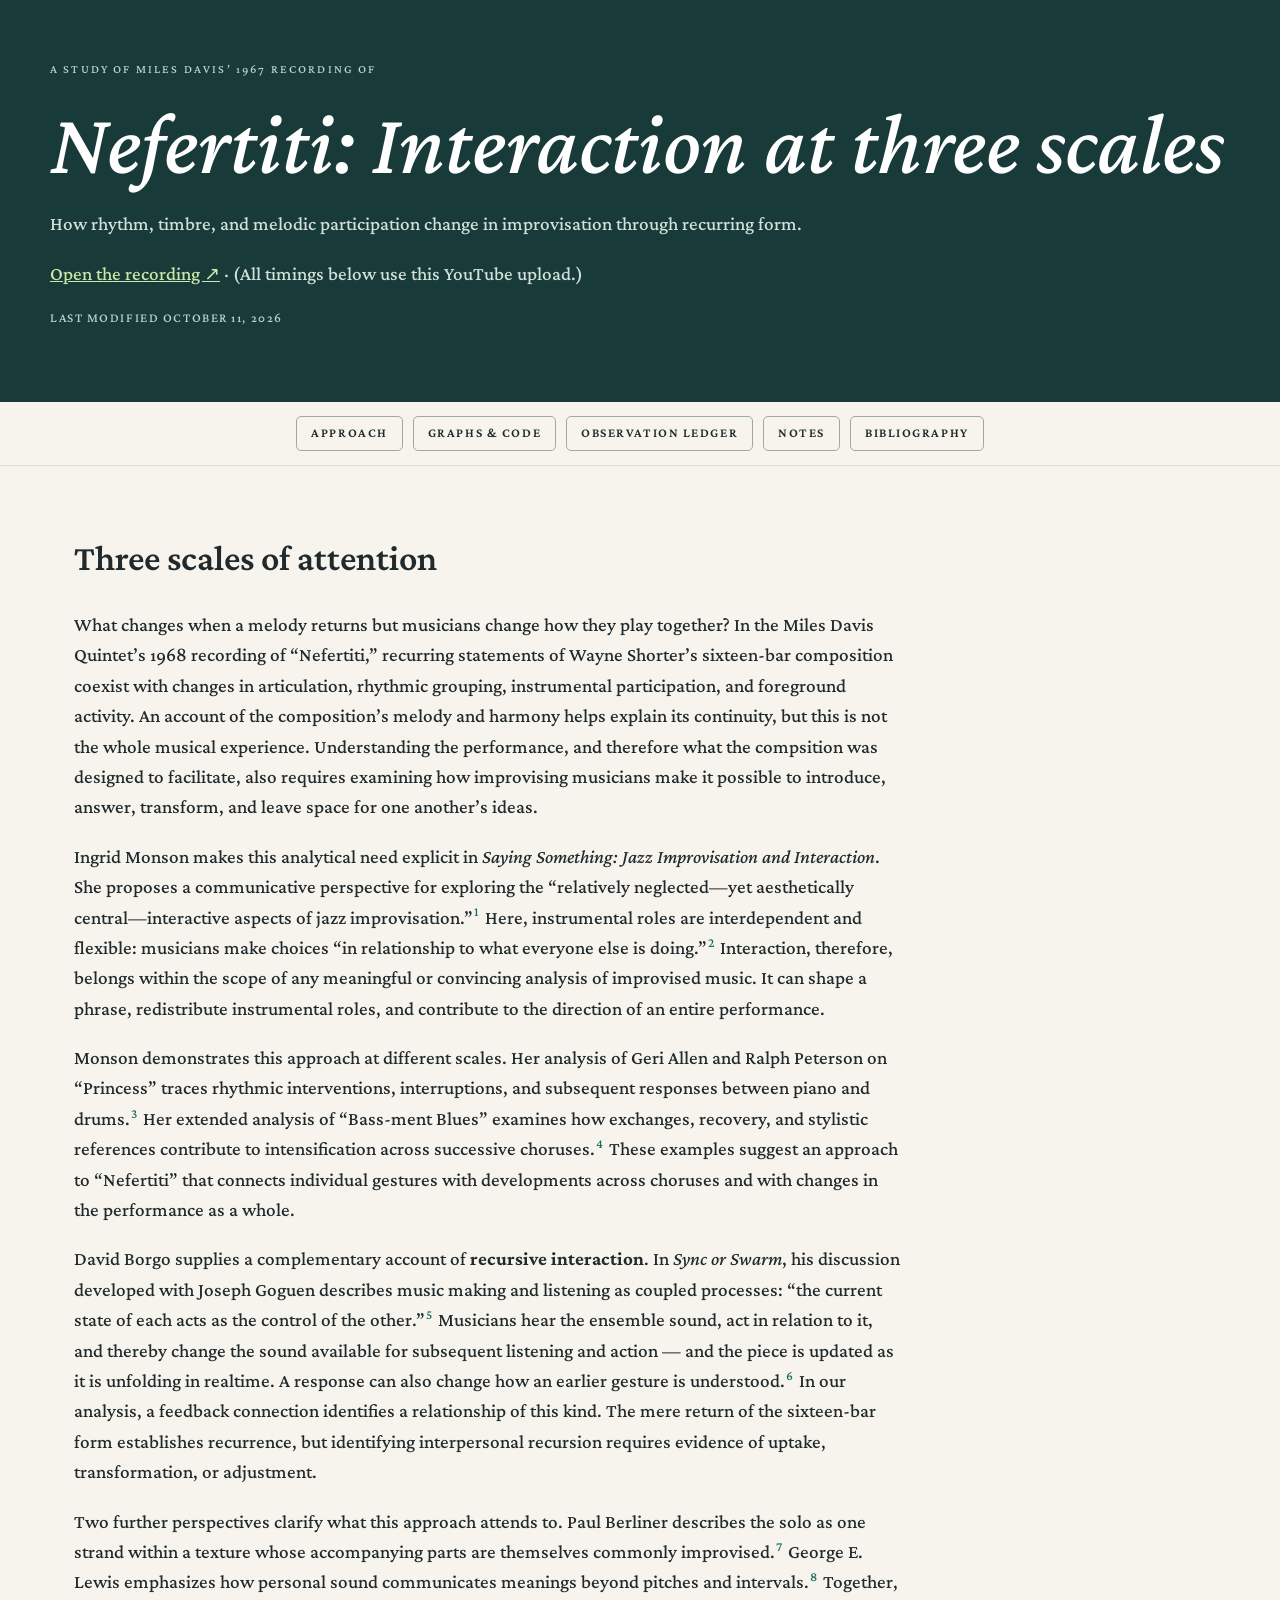
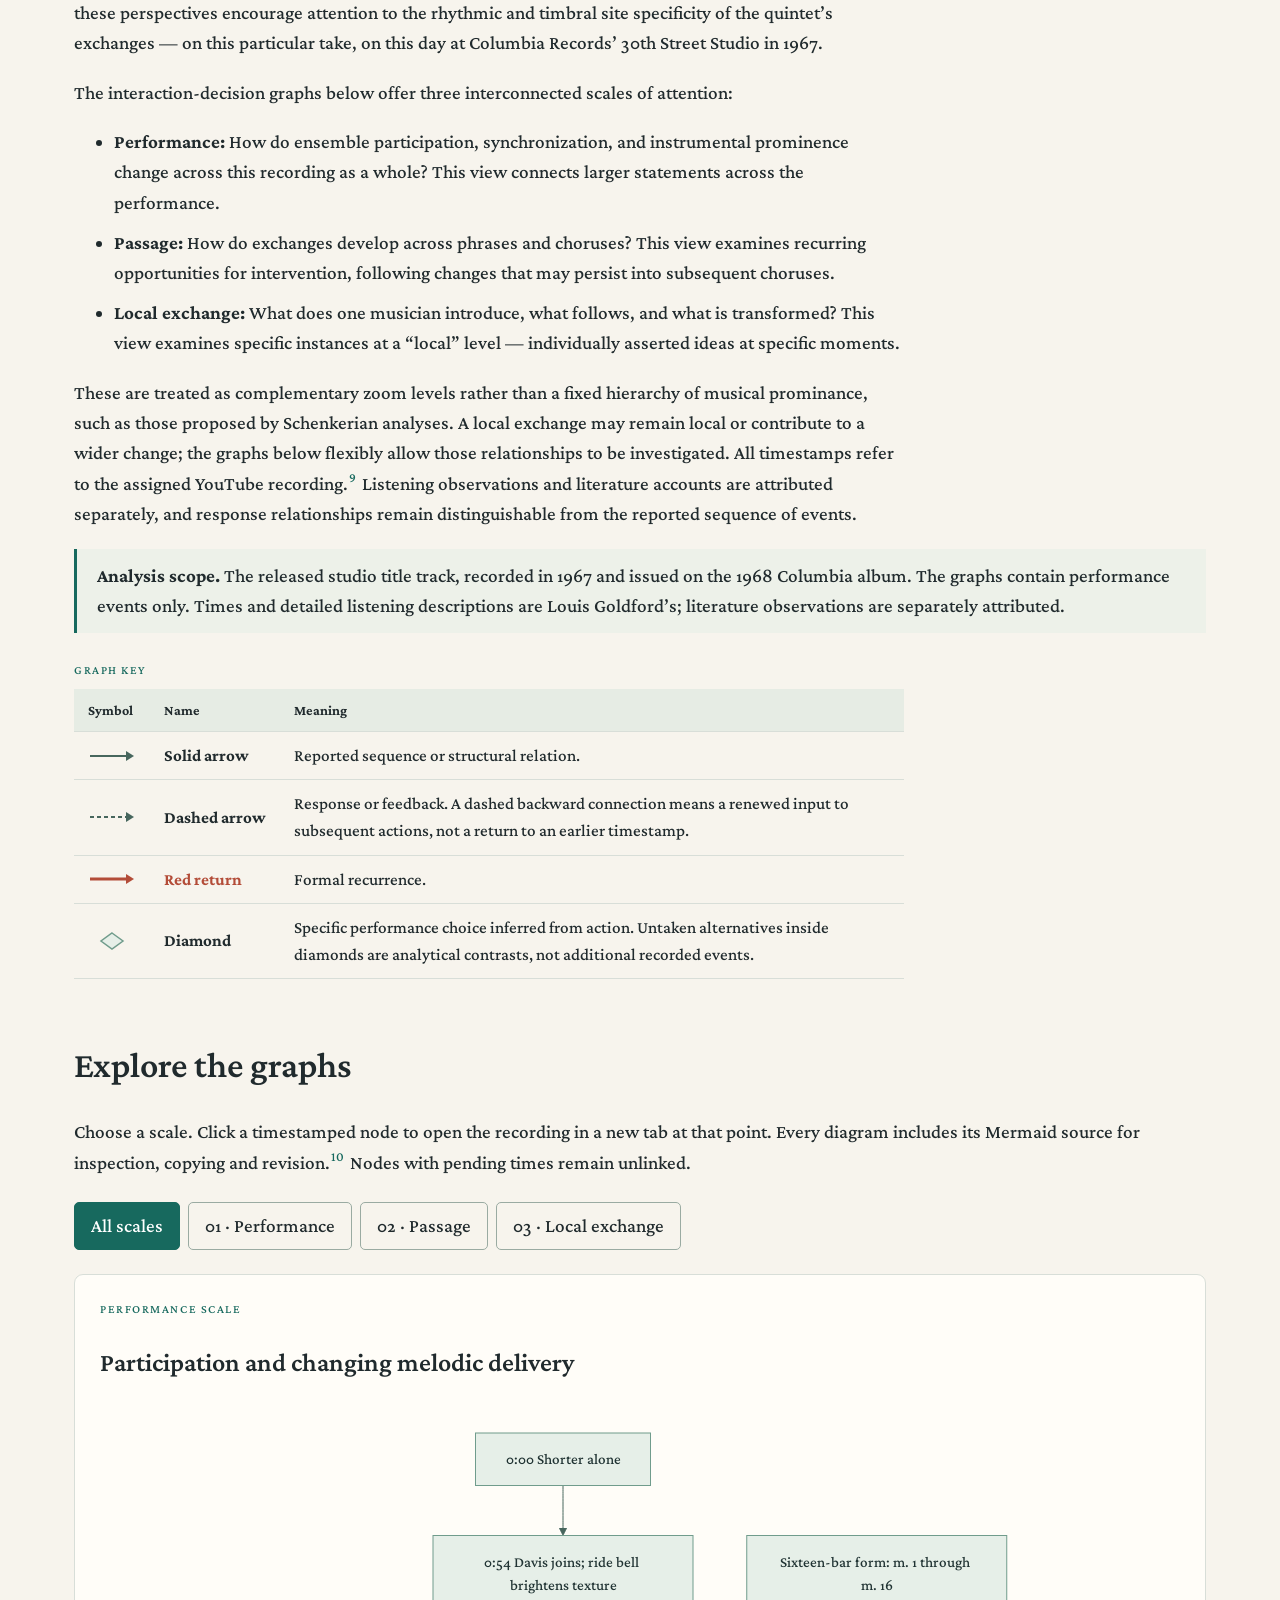
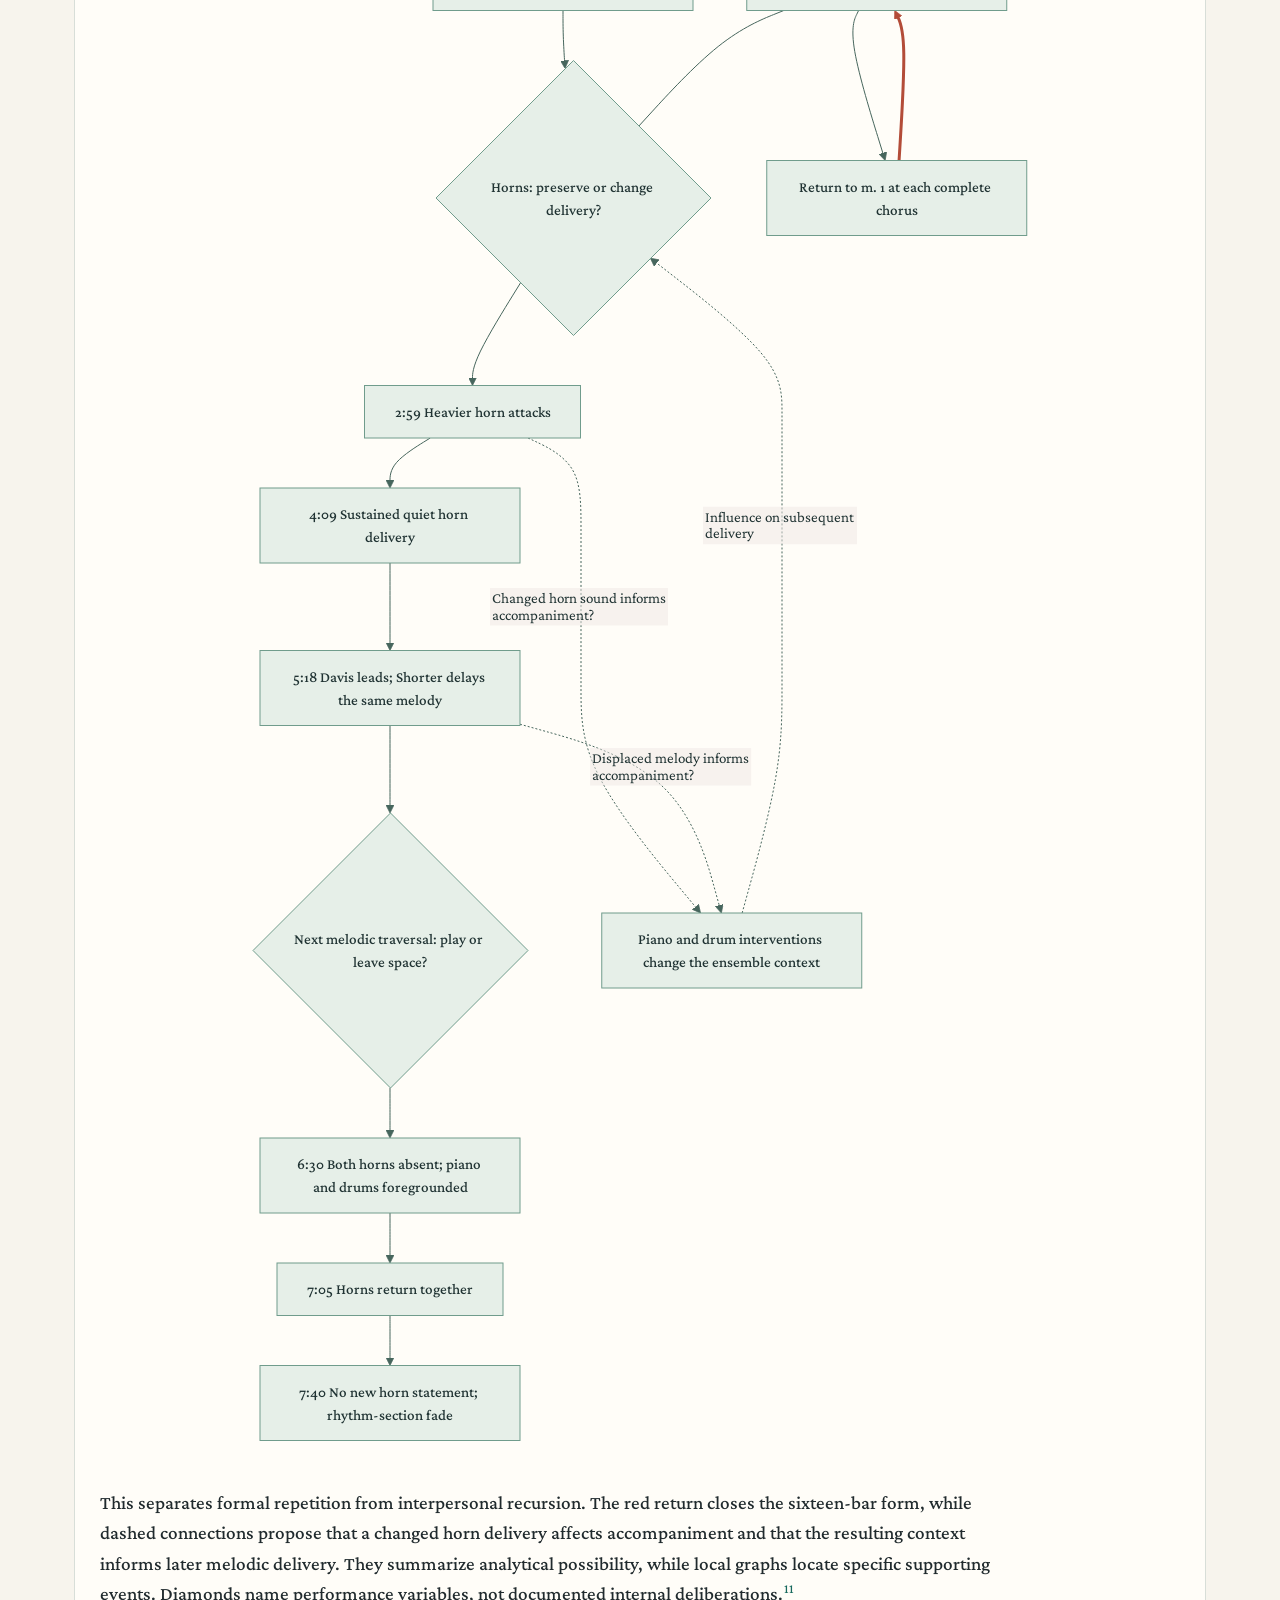
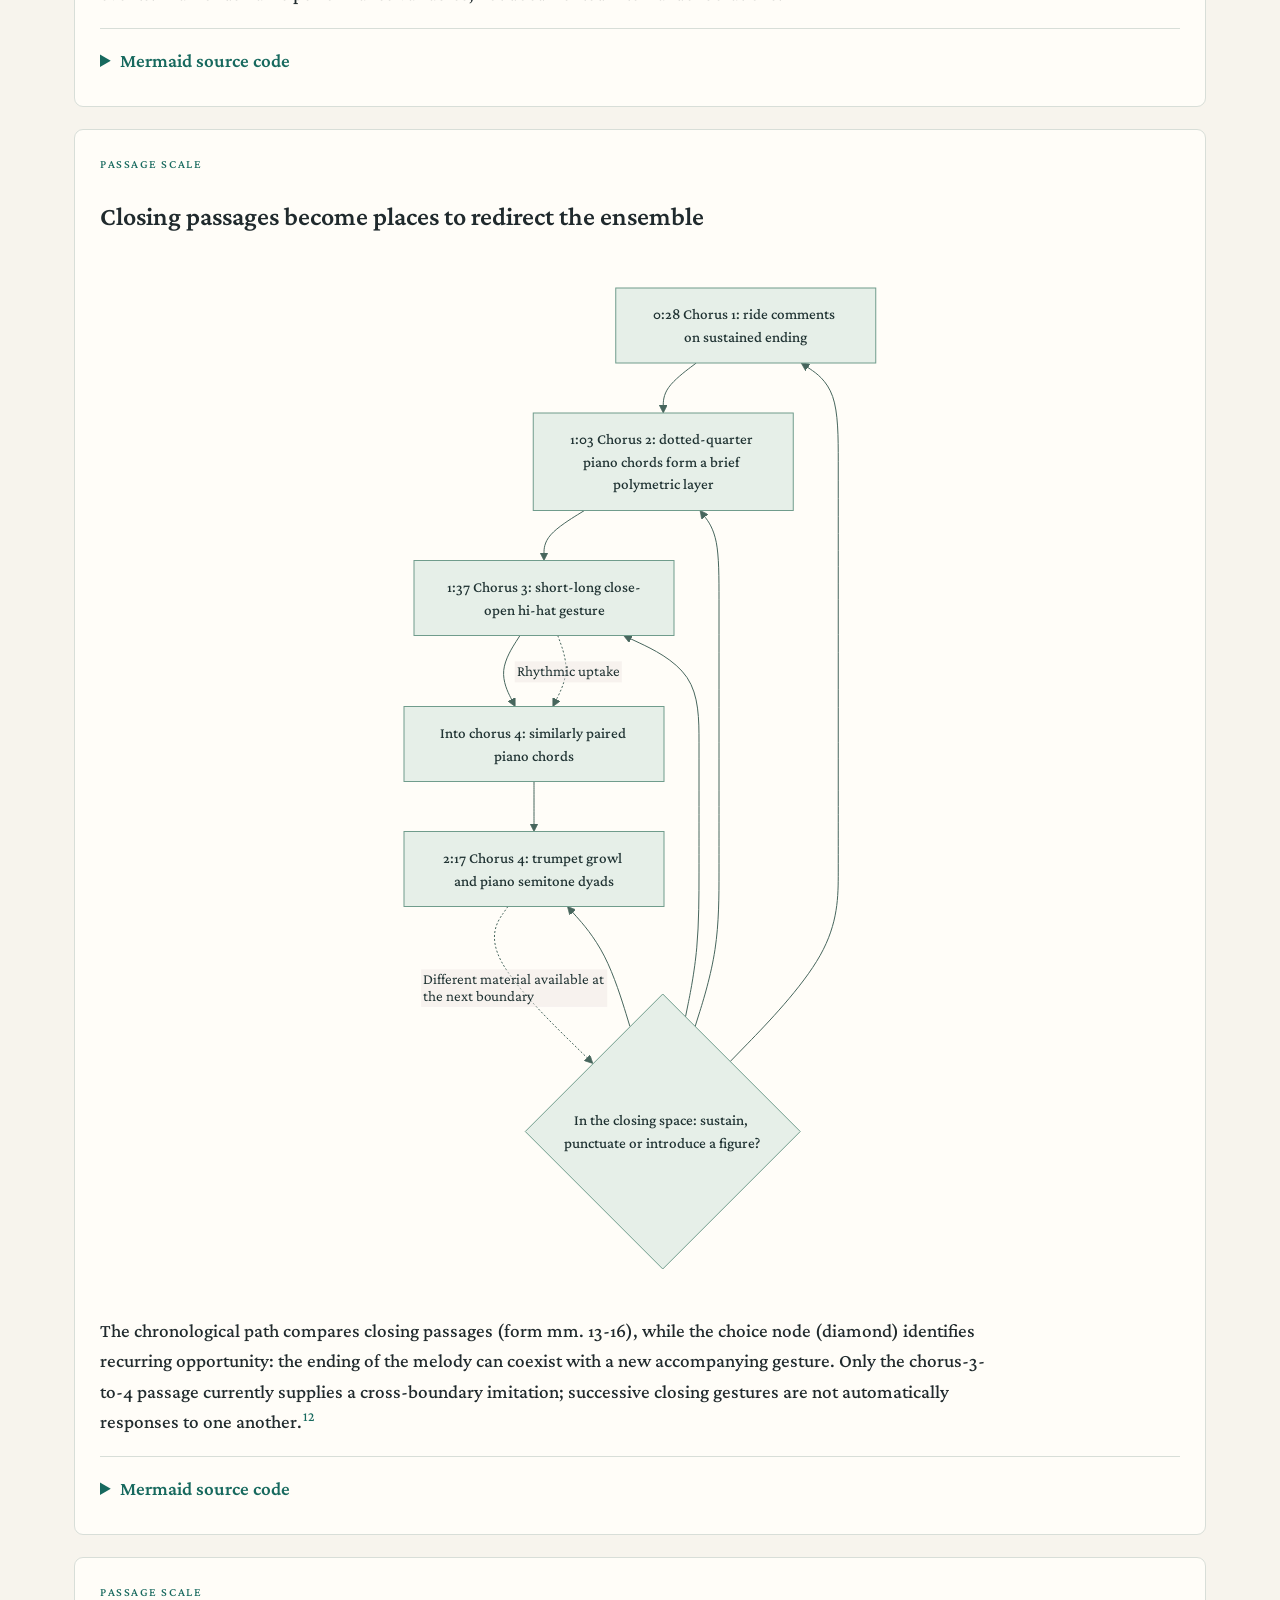
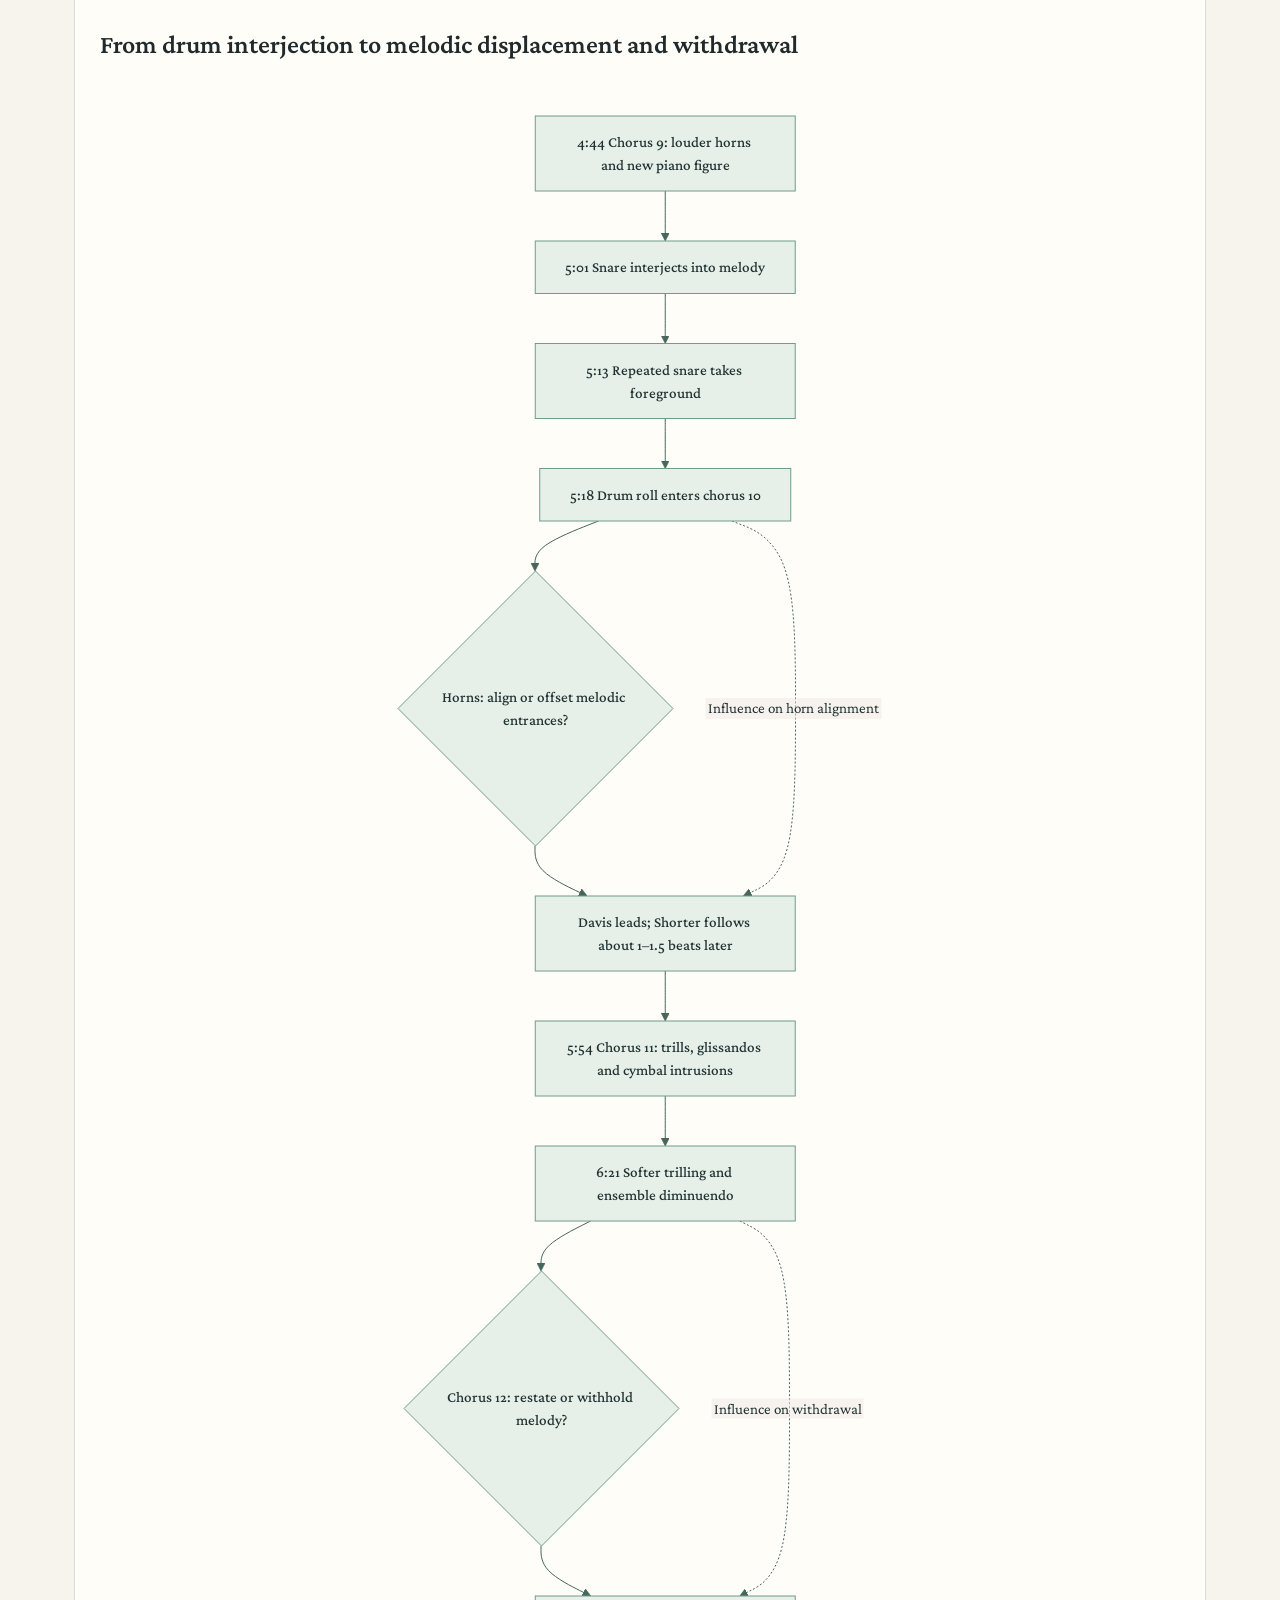
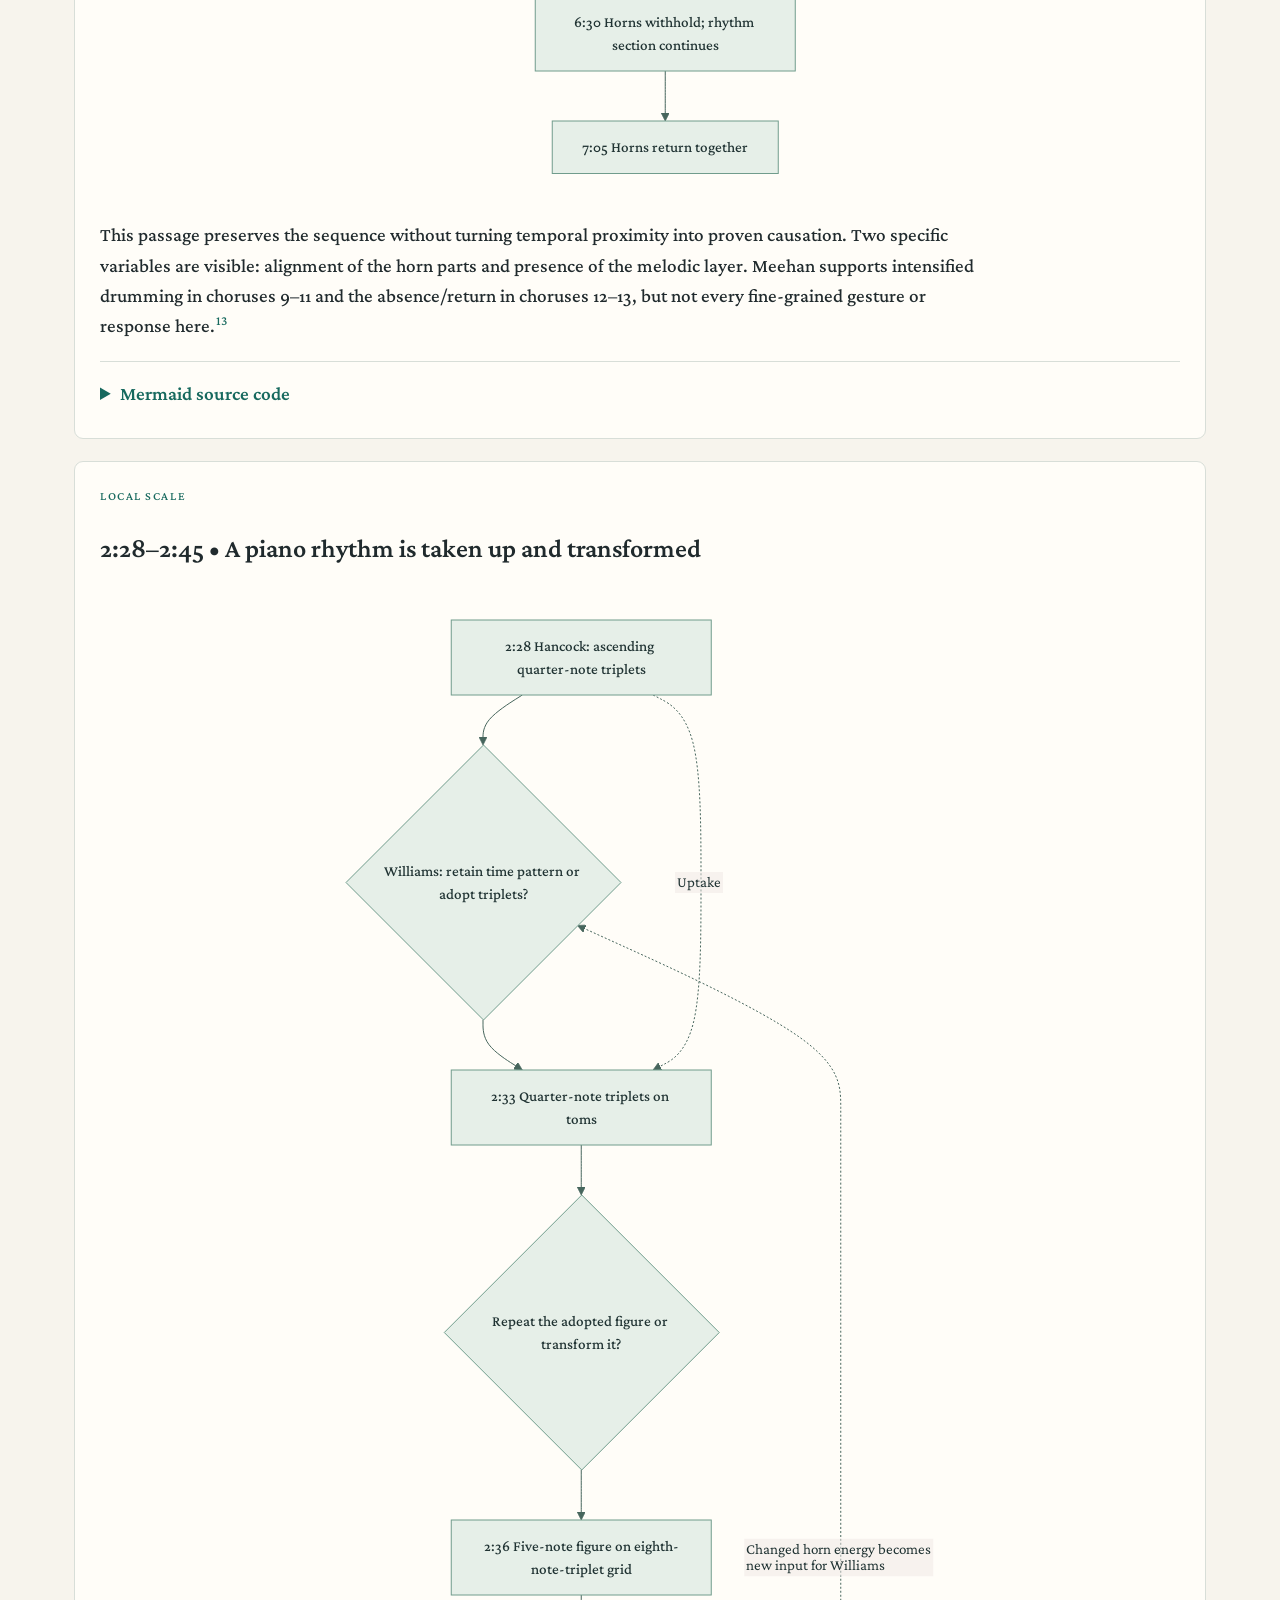
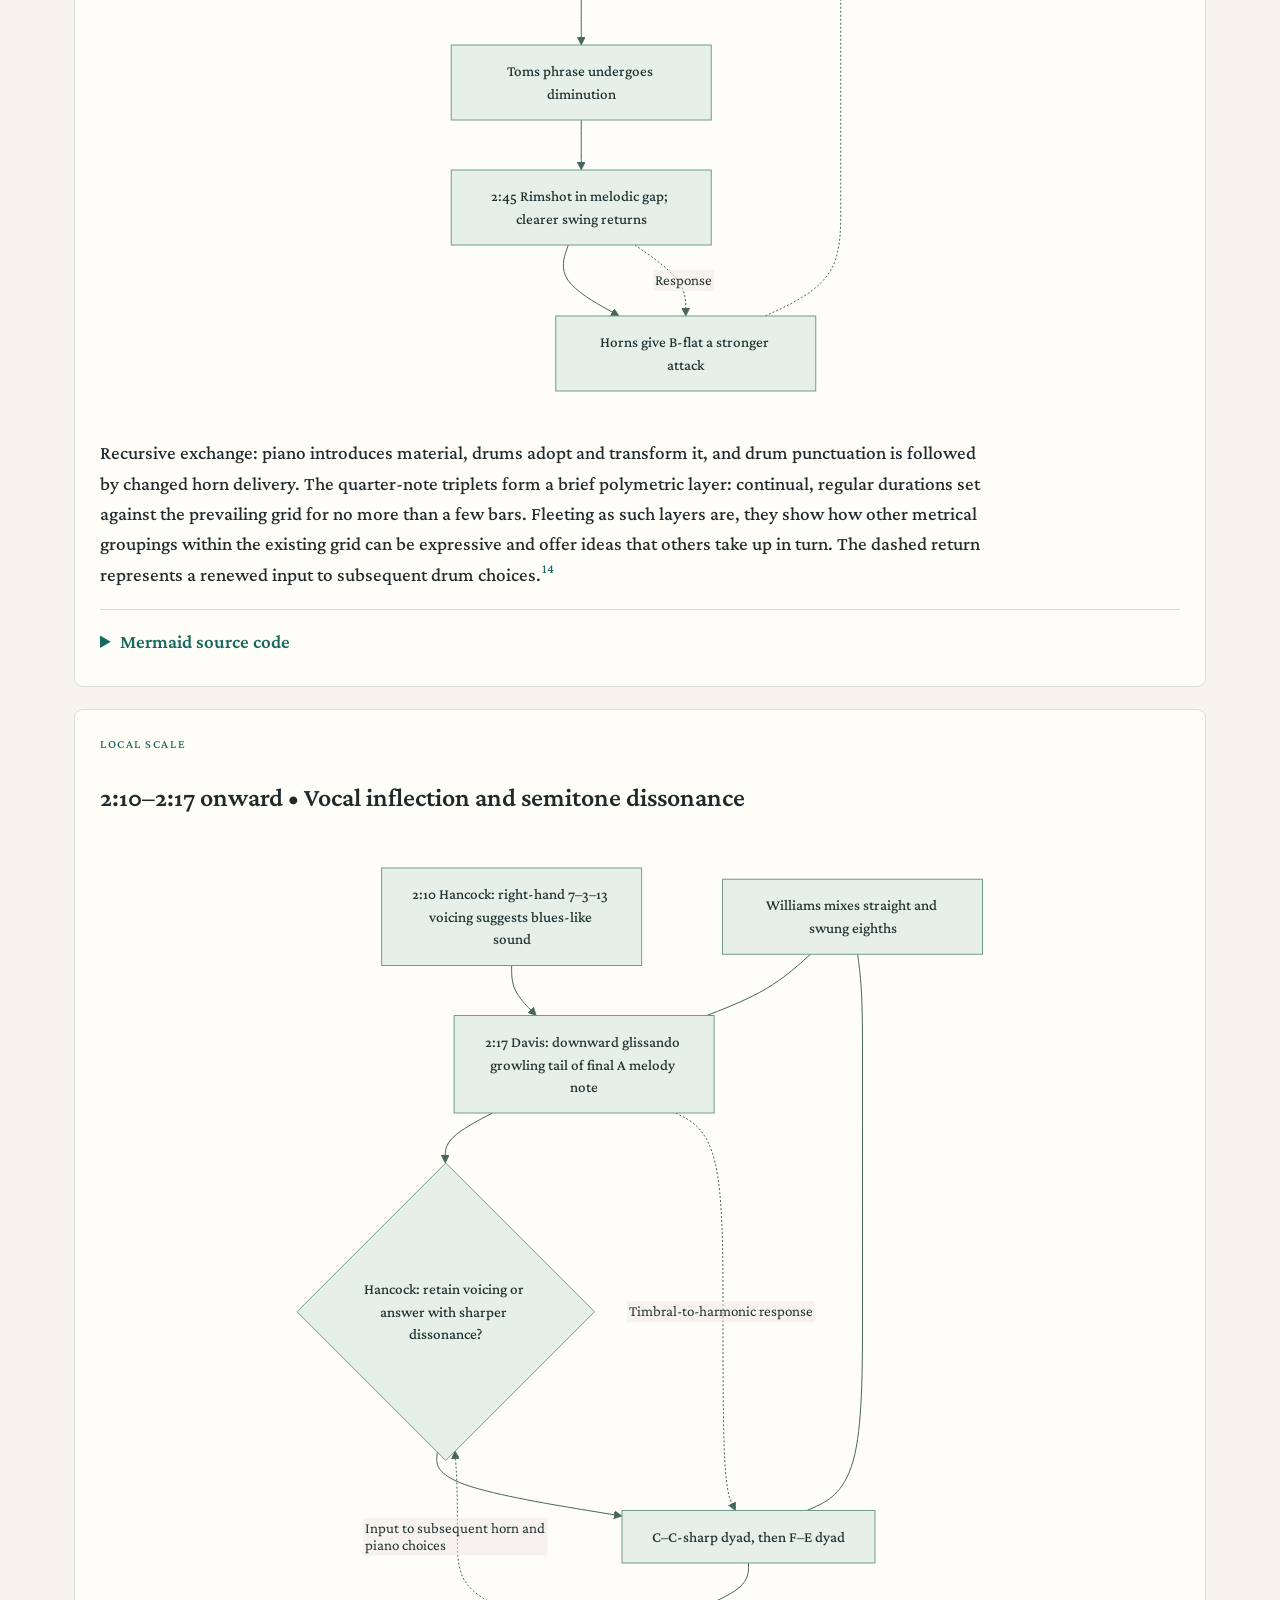
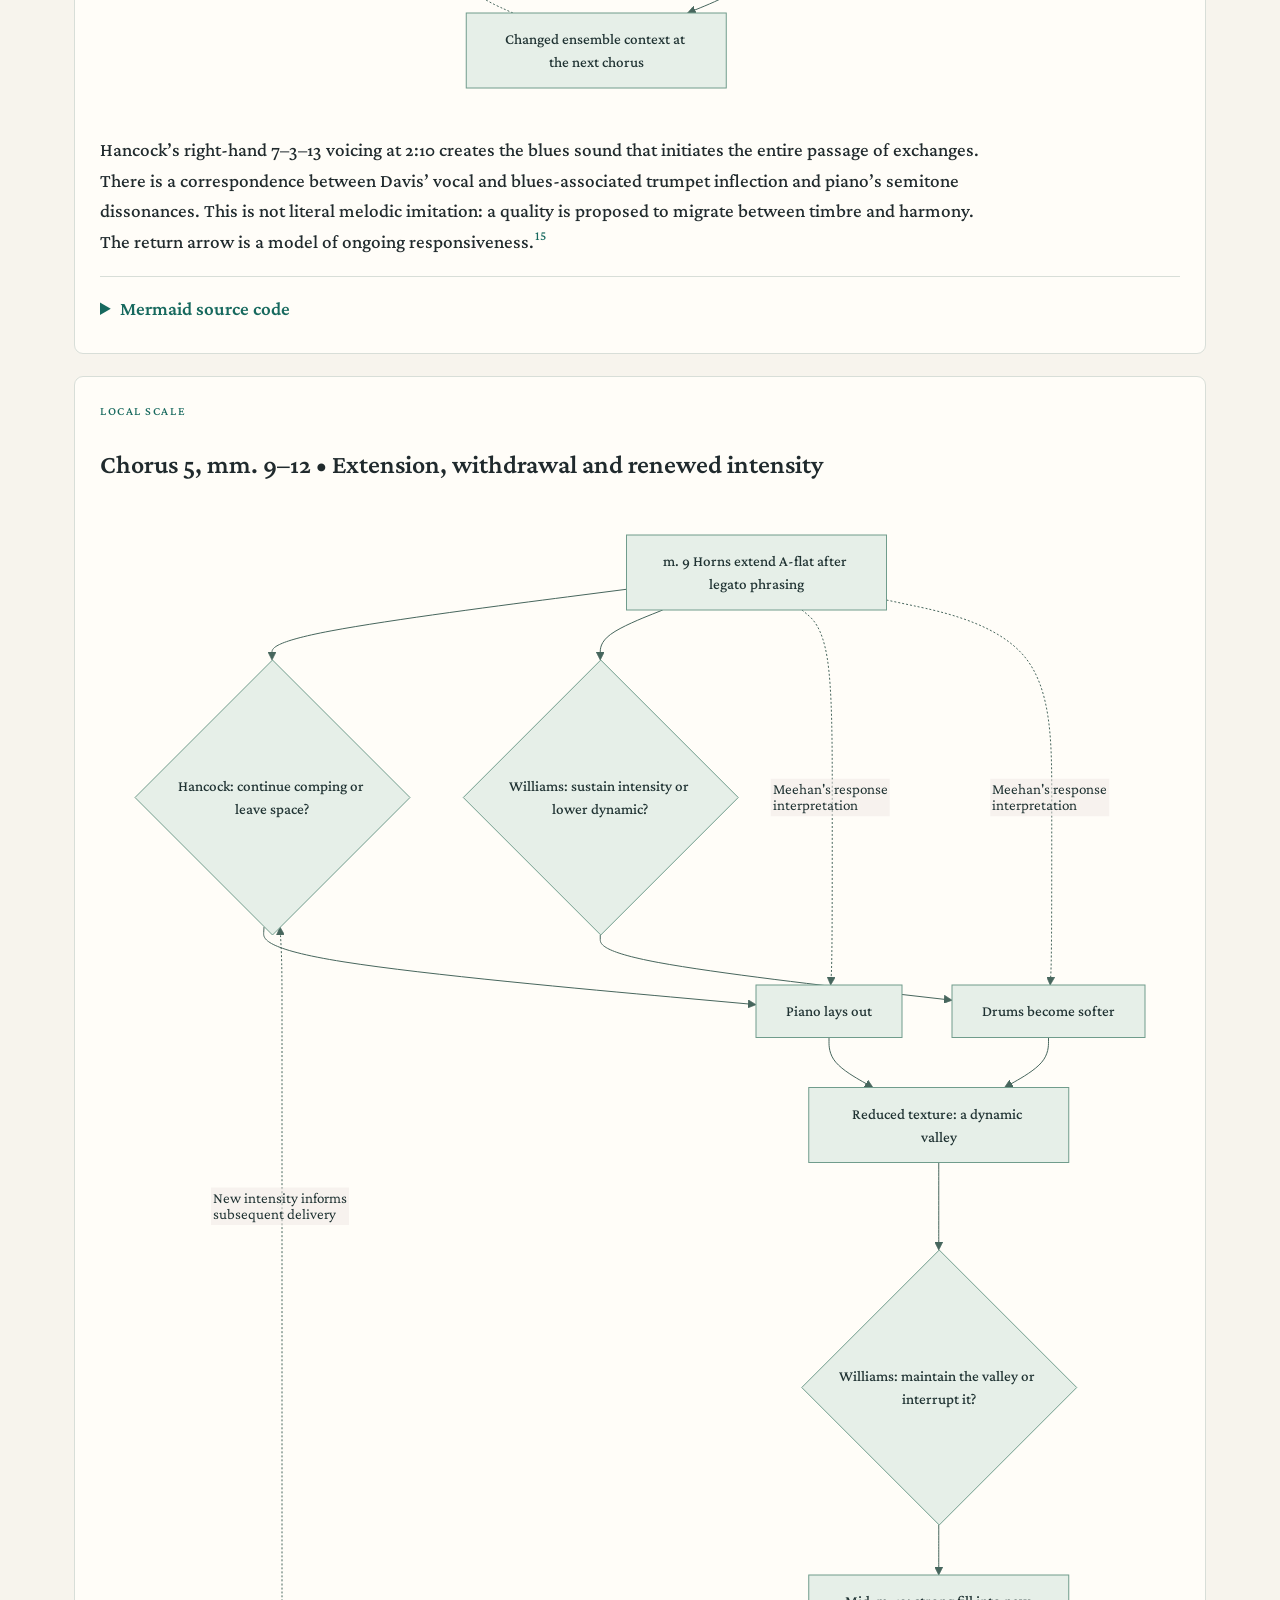
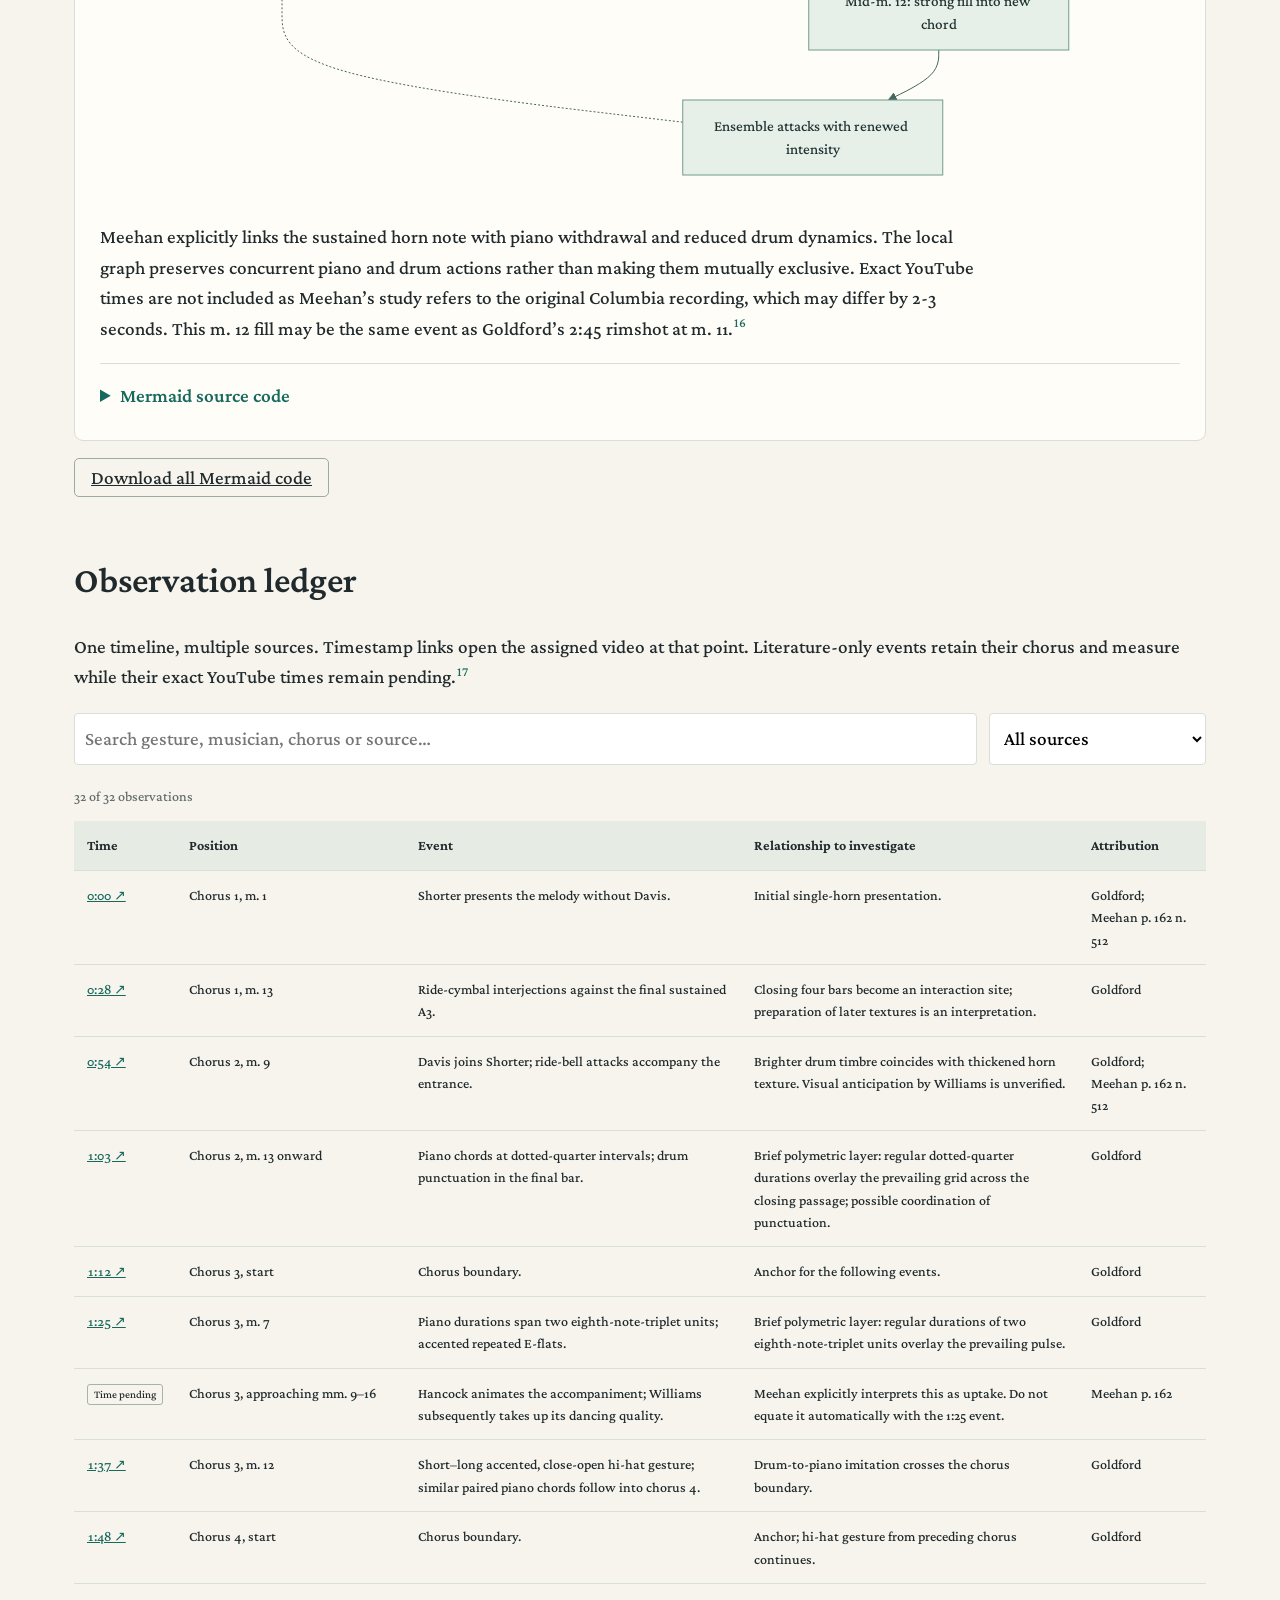
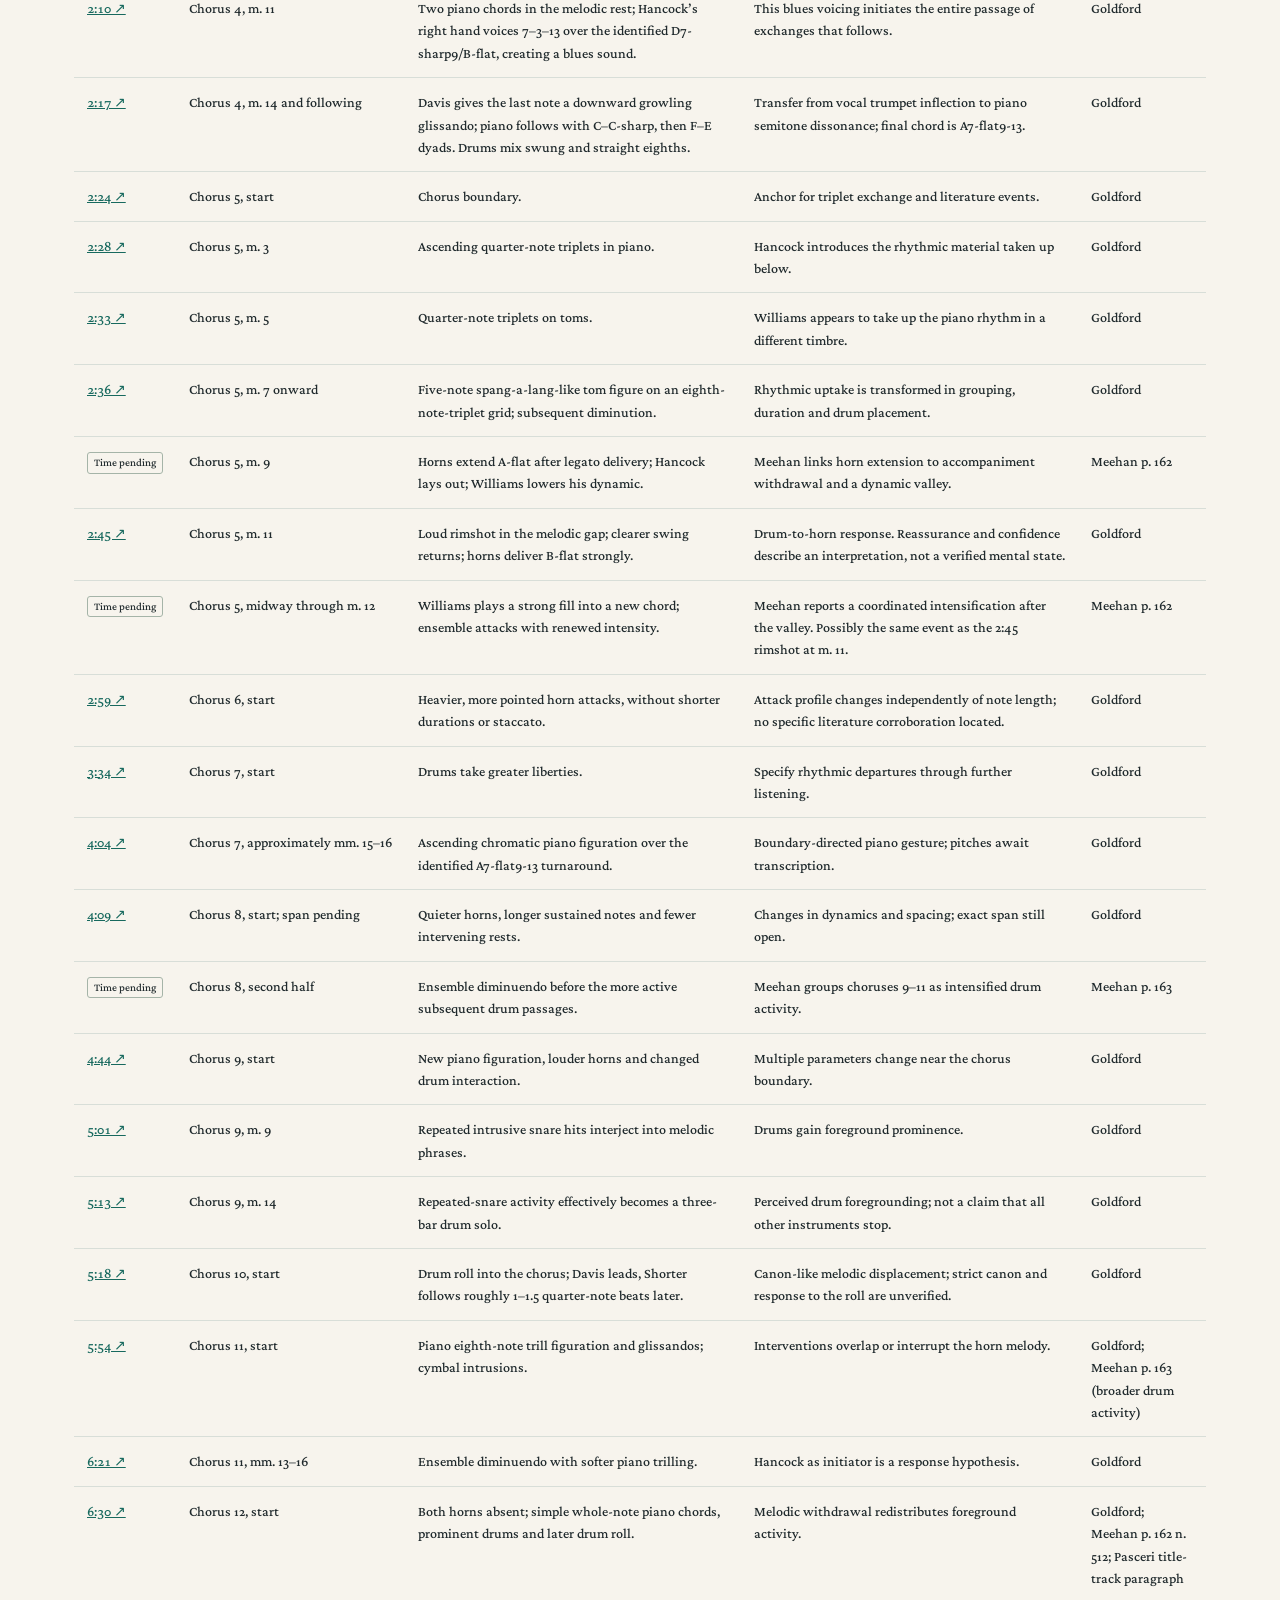
<file: index.html>
<!doctype html>
<html lang="en">
  <head>
    <meta charset="utf-8" />
    <meta name="viewport" content="width=device-width,initial-scale=1" />
    <title>Nefertiti · Interaction at three scales</title>
    <link rel="stylesheet" href="website.css" />
  </head>
  <body>
    <header>
      <div class="eyebrow">A study of Miles Davis’ 1967 recording of</div>
      <h1>Nefertiti: Interaction at three scales</h1>
      <p>
        How rhythm, timbre, and melodic participation change
        in improvisation through recurring form.
      </p>
      <p>
        <a href="https://youtu.be/F2zUua79c6U" target="_blank" rel="noopener">Open the recording <span class="ext" aria-hidden="true">↗</span></a>
        · (All timings below use this YouTube upload.)
      </p>
      <p class="modified">Last modified <time datetime="2026-10-11">October 11, 2026</time></p>
    </header>
    <nav aria-label="Page sections">
      <a href="#approach">Approach</a>
      <a href="#graphs">Graphs & code</a>
      <a href="#observations">Observation ledger</a>
      <a href="#notes">Notes</a>
      <a href="#sources">Bibliography</a>
    </nav>
    <main>
      <section id="approach">
        <h2>Three scales of attention</h2>
        <div class="intro">
          <p>
            What changes when a melody returns but musicians change how they play together?
            In the Miles Davis Quintet’s 1968 recording of “Nefertiti,” recurring statements of Wayne Shorter’s
            sixteen-bar composition coexist with changes in articulation, rhythmic grouping,
            instrumental participation, and foreground activity. An account of the composition’s
            melody and harmony helps explain its continuity, but this is not the whole musical experience. Understanding the
            performance, and therefore what the compsition was designed to facilitate, also requires examining how improvising musicians make it possible to introduce, answer, transform, and
            leave space for one another’s ideas.
          </p>
          <p>
            Ingrid Monson makes this analytical need explicit in <em>Saying Something: Jazz
            Improvisation and Interaction</em>. She proposes a communicative perspective for
            exploring the “relatively neglected—yet aesthetically central—interactive aspects of
            jazz
            improvisation.”<sup class="fnref" id="fnref-1"><a href="#fn-1" aria-label="Note 1">1</a></sup>
            Here, instrumental roles are interdependent and flexible: musicians
            make choices “in relationship to what everyone else is
            doing.”<sup class="fnref" id="fnref-2"><a href="#fn-2" aria-label="Note 2">2</a></sup>
            Interaction, therefore, belongs within the scope of any meaningful or convincing analysis of improvised music. It can shape a phrase,
            redistribute instrumental roles, and contribute to the direction of an
            entire performance.
          </p>
          <p>
            Monson demonstrates this approach at different scales. Her analysis of Geri Allen and
            Ralph Peterson on “Princess” traces rhythmic interventions, interruptions, and
            subsequent responses between piano and
            drums.<sup class="fnref" id="fnref-3"><a href="#fn-3" aria-label="Note 3">3</a></sup>
            Her extended analysis of “Bass-ment Blues” examines how exchanges, recovery, and
            stylistic references contribute to intensification across successive
            choruses.<sup class="fnref" id="fnref-4"><a href="#fn-4" aria-label="Note 4">4</a></sup>
            These examples suggest an approach to “Nefertiti” that connects individual gestures with
            developments across choruses and with changes in the performance as a whole.
          </p>
          <p>
            David Borgo supplies a complementary account of <strong>recursive interaction</strong>.
            In <em>Sync or Swarm</em>, his discussion developed with Joseph Goguen describes music
            making and listening as coupled processes: “the current state of each acts as the
            control of the
            other.”<sup class="fnref" id="fnref-5"><a href="#fn-5" aria-label="Note 5">5</a></sup>
            Musicians hear the ensemble sound, act in relation to it, and thereby change the sound
            available for subsequent listening and action — and the piece is updated as it is unfolding in realtime. A response can also change how an earlier
            gesture is
            understood.<sup class="fnref" id="fnref-6"><a href="#fn-6" aria-label="Note 6">6</a></sup>
            In our analysis, a feedback connection identifies a relationship of this kind.
            The mere return of the sixteen-bar form establishes recurrence, but identifying
            interpersonal recursion requires evidence of uptake, transformation, or adjustment.
          </p>
          <p>
            Two further perspectives clarify what this approach attends to. Paul Berliner describes
            the solo as one strand within a texture whose accompanying parts are themselves commonly
            improvised.<sup class="fnref" id="fnref-7"><a href="#fn-7" aria-label="Note 7">7</a></sup>
            George E. Lewis emphasizes how personal sound communicates meanings beyond pitches and
            intervals.<sup class="fnref" id="fnref-8"><a href="#fn-8" aria-label="Note 8">8</a></sup>
            Together, these perspectives encourage attention to the rhythmic and timbral site specificity
            of the quintet’s exchanges — on this particular take, on this day at Columbia Records’ 30th Street Studio in 1967.
          </p>
          <p>
            The interaction-decision graphs below offer three interconnected scales of attention:
          </p>
          <ul class="scales">
            <li>
              <strong>Performance:</strong> How do ensemble participation, synchronization, and
              instrumental prominence change across this recording as a whole? This view connects larger statements across the performance.
            </li>
            <li>
              <strong>Passage:</strong> How do exchanges develop across phrases and choruses?
              This view examines recurring opportunities for intervention, following changes that may persist into subsequent
              choruses.
            </li>
            <li>
              <strong>Local exchange:</strong> What does one musician introduce, what follows, and what is transformed? This view examines specific instances
              at a “local” level — individually asserted ideas at specific moments.
            </li>
          </ul>
          <p>
            These are treated as complementary zoom levels rather than a fixed hierarchy of musical prominance, such as those proposed by Schenkerian analyses.
            A local exchange may remain local or contribute to a wider change; the graphs below flexibly allow
            those relationships to be investigated. All timestamps refer to the assigned YouTube
            recording.<sup class="fnref" id="fnref-9"><a href="#fn-9" aria-label="Note 9">9</a></sup> Listening observations and literature accounts are attributed separately, and
            response relationships remain distinguishable from the reported sequence of
            events.
          </p>
        </div>
        <div class="note">
          <strong>Analysis scope.</strong> The released studio title track, recorded in 1967 and
          issued on the 1968 Columbia album. The graphs contain performance events only. Times and
          detailed listening descriptions are Louis Goldford’s; literature observations are
          separately attributed.
        </div>
        <table class="key">
          <caption>Graph key</caption>
          <thead>
            <tr>
              <th scope="col">Symbol</th>
              <th scope="col">Name</th>
              <th scope="col">Meaning</th>
            </tr>
          </thead>
          <tbody>
            <tr>
              <td><svg width="48" height="20" viewBox="0 0 48 20" aria-hidden="true"><line x1="2" y1="10" x2="39" y2="10" stroke="#47665d" stroke-width="2" /><path d="M38 5 L46 10 L38 15 Z" fill="#47665d" /></svg></td>
              <th scope="row">Solid arrow</th>
              <td>
                Reported sequence or structural relation.
              </td>
            </tr>
            <tr>
              <td><svg width="48" height="20" viewBox="0 0 48 20" aria-hidden="true"><line x1="2" y1="10" x2="39" y2="10" stroke="#47665d" stroke-width="2" stroke-dasharray="4 3" /><path d="M38 5 L46 10 L38 15 Z" fill="#47665d" /></svg></td>
              <th scope="row">Dashed arrow</th>
              <td>
                Response or feedback. A dashed backward connection means a renewed input to
                subsequent actions, not a return to an earlier timestamp.
              </td>
            </tr>
            <tr>
              <td><svg width="48" height="20" viewBox="0 0 48 20" aria-hidden="true"><line x1="2" y1="10" x2="39" y2="10" stroke="#b34c38" stroke-width="3" /><path d="M38 5 L46 10 L38 15 Z" fill="#b34c38" /></svg></td>
              <th scope="row"><span class="recurrence">Red return</span></th>
              <td>
                Formal recurrence.
              </td>
            </tr>
            <tr>
              <td><svg width="48" height="20" viewBox="0 0 48 20" aria-hidden="true"><path d="M24 2 L35 10 L24 18 L13 10 Z" fill="#e6efe8" stroke="#709c8c" stroke-width="1.5" /></svg></td>
              <th scope="row">Diamond</th>
              <td>
                Specific performance choice inferred from action. Untaken alternatives inside
                diamonds are analytical contrasts, not additional recorded events.
              </td>
            </tr>
          </tbody>
        </table>
      </section>
      <section id="graphs">
        <h2>Explore the graphs</h2>
        <p>
          Choose a scale. Click a timestamped node to open the recording in a new tab at that point.
          Every diagram includes its Mermaid source for inspection, copying and revision.<sup class="fnref" id="fnref-10"><a href="#fn-10" aria-label="Note 10">10</a></sup> Nodes with
          pending times remain unlinked.
        </p>
        <div class="tabs" role="group" aria-label="Analytical scale">
          <button data-scale="all" aria-pressed="true">All scales</button>
          <button data-scale="performance" aria-pressed="false">01 · Performance</button>
          <button data-scale="passage" aria-pressed="false">02 · Passage</button>
          <button data-scale="local" aria-pressed="false">03 · Local exchange</button>
        </div>
        <div id="graphlist"></div>
        <a class="download" href="nefertiti-graphs.mmd" download>Download all Mermaid code</a>
      </section>
      <section id="observations">
        <h2>Observation ledger</h2>
        <p>
          One timeline, multiple sources. Timestamp links open the assigned video at that point.
          Literature-only events retain their chorus and measure while their exact YouTube times
          remain pending.<sup class="fnref" id="fnref-17"><a href="#fn-17" aria-label="Note 17">17</a></sup>
        </p>
        <div class="filters">
          <input
            id="search"
            type="search"
            aria-label="Search observations"
            placeholder="Search gesture, musician, chorus or source…"
          />
          <select id="sourcefilter" aria-label="Filter source">
            <option value="all">All sources</option>
            <option value="Goldford">Goldford observations</option>
            <option value="Meehan">Meehan-linked events</option>
            <option value="pending">Times pending</option>
          </select>
        </div>
        <p id="count" class="source" aria-live="polite"></p>
        <div class="tablewrap">
          <table>
            <thead>
              <tr>
                <th>Time</th>
                <th>Position</th>
                <th>Event</th>
                <th>Relationship to investigate</th>
                <th>Attribution</th>
              </tr>
            </thead>
            <tbody id="ledger"></tbody>
          </table>
        </div>
        <p><a class="download" href="observations.json" download>Download observation data</a></p>
      </section>
      <section id="notes">
        <h2>Notes</h2>
        <ol class="footnotes">
          <li id="fn-1">
            <a class="fn-back" href="#fnref-1" aria-label="Back to text for note 1">1.</a> Ingrid
            Monson, <em>Saying Something: Jazz Improvisation and Interaction</em> (Chicago:
            University of Chicago Press, 1996), 136.
          </li>
          <li id="fn-2">
            <a class="fn-back" href="#fnref-2" aria-label="Back to text for note 2">2.</a> Monson,
            <em>Saying Something</em>, 27.
          </li>
          <li id="fn-3">
            <a class="fn-back" href="#fnref-3" aria-label="Back to text for note 3">3.</a> Monson,
            <em>Saying Something</em>, 77–81.
          </li>
          <li id="fn-4">
            <a class="fn-back" href="#fnref-4" aria-label="Back to text for note 4">4.</a> Monson,
            <em>Saying Something</em>, 137–91.
          </li>
          <li id="fn-5">
            <a class="fn-back" href="#fnref-5" aria-label="Back to text for note 5">5.</a> David
            Borgo, <em>Sync or Swarm: Improvising Music in a Complex Age</em> (New York:
            Continuum, 2005), 67.
          </li>
          <li id="fn-6">
            <a class="fn-back" href="#fnref-6" aria-label="Back to text for note 6">6.</a> Borgo,
            <em>Sync or Swarm</em>, 67–68.
          </li>
          <li id="fn-7">
            <a class="fn-back" href="#fnref-7" aria-label="Back to text for note 7">7.</a> Paul F.
            Berliner, <em>Thinking in Jazz: The Infinite Art of Improvisation</em> (Chicago:
            University of Chicago Press, 1994), 285.
          </li>
          <li id="fn-8">
            <a class="fn-back" href="#fnref-8" aria-label="Back to text for note 8">8.</a> George
            E. Lewis, “Improvised Music after 1950: Afrological and Eurological Perspectives,”
            <em>Black Music Research Journal</em> 22, suppl. (2002): 241, reprinted from <em>Black
            Music Research Journal</em> 16, no. 1 (1996).
          </li>
          <li id="fn-9">
            <a class="fn-back" href="#fnref-9" aria-label="Back to text for note 9">9.</a> All
            timestamps follow Goldford’s timings of the assigned YouTube upload, which may differ
            from the markers of the 1968 Columbia album release. Meehan places the hornless
            twelfth chorus and the horns’ return in the thirteenth at 6:32 and 7:08; in this upload
            the same moments fall at 6:30 and 7:05, an offset of about two to three seconds.
            Norman Lawrence Meehan, “Creativity in Jazz” (PhD diss., Victoria University of
            Wellington, 2014), 162n512.
          </li>
          <li id="fn-10">
            <a class="fn-back" href="#fnref-10" aria-label="Back to text for note 10">10.</a>
            Students can use the Mermaid Live Editor to create their own interaction-analysis
            graphs like these and then include them in their papers. See <em>Mermaid Live
            Editor</em>, accessed October 11, 2026,
            <a href="https://mermaid.live/" target="_blank" rel="noopener">https://mermaid.live/</a>;
            and “Flowcharts – Basic Syntax,” Mermaid, accessed October 11, 2026,
            <a href="https://mermaid.js.org/syntax/flowchart.html" target="_blank" rel="noopener">https://mermaid.js.org/syntax/flowchart.html</a>.
          </li>
          <li id="fn-11">
            <a class="fn-back" href="#fnref-11" aria-label="Back to text for note 11">11.</a> Louis
            Goldford, listening observations on the Miles Davis Quintet’s “Nefertiti,” unpublished
            notes, October 11, 2026; Meehan, “Creativity in Jazz,” 162–63, especially 162n512.
          </li>
          <li id="fn-12">
            <a class="fn-back" href="#fnref-12" aria-label="Back to text for note 12">12.</a>
            Goldford, listening observations, at 0:28, 1:03, 1:37, and 2:17.
          </li>
          <li id="fn-13">
            <a class="fn-back" href="#fnref-13" aria-label="Back to text for note 13">13.</a>
            Goldford, listening observations; Meehan, “Creativity in Jazz,” 162–63; Carlo Pasceri,
            “Nefertiti, l’ultimo capolavoro del Davis acustico,” <em>Carlo Pasceri</em> (blog),
            n.d., title-track paragraph.
          </li>
          <li id="fn-14">
            <a class="fn-back" href="#fnref-14" aria-label="Back to text for note 14">14.</a>
            Goldford, listening observations, at 2:28, 2:33, 2:36, and 2:45.
          </li>
          <li id="fn-15">
            <a class="fn-back" href="#fnref-15" aria-label="Back to text for note 15">15.</a>
            Goldford, listening observations, at 2:10 and 2:17. Harmony labels are provisional.
          </li>
          <li id="fn-16">
            <a class="fn-back" href="#fnref-16" aria-label="Back to text for note 16">16.</a>
            Meehan, “Creativity in Jazz,” 162. YouTube timestamps for m. 9 and mid-m. 12 are
            pending.
          </li>
          <li id="fn-17">
            <a class="fn-back" href="#fnref-17" aria-label="Back to text for note 17">17.</a>
            Meehan’s “strong fill” midway through m. 12 of chorus 5, followed by renewed ensemble
            intensity, may be the same event as the loud rimshot heard at 2:45 (chorus 5, m. 11);
            the two accounts place it a measure apart. Meehan, “Creativity in Jazz,” 162.
          </li>
        </ol>
      </section>
      <section id="sources">
        <h2>Bibliography</h2>
        <ul class="bibliography">
          <li id="ref-berliner">
            Berliner, Paul F. <em>Thinking in Jazz: The Infinite Art of Improvisation</em>. Chicago:
            University of Chicago Press, 1994.
          </li>
          <li id="ref-borgo">
            Borgo, David. <em>Sync or Swarm: Improvising Music in a Complex Age</em>. New York:
            Continuum, 2005.
          </li>
          <li id="ref-goldford">
            Goldford, Louis. Listening observations on the Miles Davis Quintet’s “Nefertiti.”
            Unpublished notes, October 11, 2026.
          </li>
          <li id="ref-lewis">
            Lewis, George E. “Improvised Music after 1950: Afrological and Eurological
            Perspectives.” <em>Black Music Research Journal</em> 22, suppl. (2002): 215–46.
            Originally published in <em>Black Music Research Journal</em> 16, no. 1 (1996): 91–122.
          </li>
          <li id="ref-meehan">
            Meehan, Norman Lawrence. “Creativity in Jazz.” PhD diss., Victoria University of
            Wellington, 2014.
          </li>
          <li id="ref-mermaid-flowchart">
            Mermaid. “Flowcharts – Basic Syntax.” Accessed October 11, 2026.
            <a href="https://mermaid.js.org/syntax/flowchart.html" target="_blank" rel="noopener">https://mermaid.js.org/syntax/flowchart.html</a>.
          </li>
          <li id="ref-mermaid-live">
            ———. <em>Mermaid Live Editor</em>. Accessed October 11, 2026.
            <a href="https://mermaid.live/" target="_blank" rel="noopener">https://mermaid.live/</a>.
          </li>
          <li id="ref-monson">
            Monson, Ingrid. <em>Saying Something: Jazz Improvisation and Interaction</em>. Chicago:
            University of Chicago Press, 1996.
          </li>
          <li id="ref-pasceri">
            Pasceri, Carlo. “Nefertiti, l’ultimo capolavoro del Davis acustico.” <em>Carlo
            Pasceri</em> (blog), n.d.
            <a href="https://www.carlopasceri.it/blog/nefertiti-lultimo-capolavoro-del-davis-acustico" target="_blank" rel="noopener">https://www.carlopasceri.it/blog/nefertiti-lultimo-capolavoro-del-davis-acustico</a>.
          </li>
          <li id="ref-smither">
            Smither, William. “Guide-Tone Space: Navigating Voice-Leading Syntax in Tonal Jazz.”
            <em>Music Theory Online</em> 25, no. 2 (2019).
            <a href="https://mtosmt.org/issues/mto.19.25.2/mto.19.25.2.smither.php" target="_blank" rel="noopener">https://mtosmt.org/issues/mto.19.25.2/mto.19.25.2.smither.php</a>.
          </li>
          <li id="ref-waters">
            Waters, Keith. <em>The Studio Recordings of the Miles Davis Quintet, 1965–68</em>. New
            York: Oxford University Press, 2011.
          </li>
          <li id="ref-circular">
            Waters, Keith, Henry Martin, Steve Larson, and Steven Strunk. “Circular Thinking.”
            <em>Journal of Jazz Studies</em> 11, no. 1 (2016): 105–20.
          </li>
        </ul>
        <div class="cite" id="how-to-cite">
          <h3>How to cite this document</h3>
          <p class="cite-label">Bibliography</p>
          <p class="cite-entry">
            Goldford, Louis. “Nefertiti: Interaction at Three Scales.” Last modified October 11, 2026.
            <a href="https://einbahnstrasse.github.io/nefertiti-analysis/">https://einbahnstrasse.github.io/nefertiti-analysis/</a>.
          </p>
          <p class="cite-label">Note</p>
          <p class="cite-entry">
            Louis Goldford, “Nefertiti: Interaction at Three Scales,” last modified October 11, 2026,
            <a href="https://einbahnstrasse.github.io/nefertiti-analysis/">https://einbahnstrasse.github.io/nefertiti-analysis/</a>.
          </p>
        </div>
      </section>
    </main>
    <footer>
      <!-- <p>
        Working analytical draft · Designed for close listening, source comparison and revision.
        Record-specific claims and hypotheses remain distinguishable.
      </p> -->
      <p class="copyright">
        © 2026 Louis Goldford. Text, analysis, graphs and data: all rights reserved. </br>
        Students and educators may reproduce the graphs for coursework and teaching with citation. </br>
        Code and website:
        <a href="https://github.com/einbahnstrasse/nefertiti-analysis/blob/master/LICENSE" target="_blank" rel="noopener">MIT License</a>. Mermaid renderer © Knut
        Sveidqvist, <a href="https://github.com/einbahnstrasse/nefertiti-analysis/blob/master/MERMAID-LICENSE.txt" target="_blank" rel="noopener">MIT License</a>.
      </p>
    </footer>
    <script src="mermaid.min.js"></script>
    <script>
      const graphs = [
        {
          id: "overview",
          scale: "performance",
          note: 11,
          title: "Participation and changing melodic delivery",
          code: 'flowchart TD\n A["0:00 Shorter alone"] --> B["0:54 Davis joins; ride bell brightens texture"]\n B --> C{"Horns: preserve or change delivery?"}\n C --> D["2:59 Heavier horn attacks"]\n D --> D2["4:09 Sustained quiet horn delivery"]\n D2 --> E["5:18 Davis leads; Shorter delays the same melody"]\n E --> F{"Next melodic traversal: play or leave space?"}\n F --> G["6:30 Both horns absent; piano and drums foregrounded"]\n G --> H["7:05 Horns return together"]\n H --> I["7:40 No new horn statement; rhythm-section fade"]\n R["Sixteen-bar form: m. 1 through m. 16"] --> S["Return to m. 1 at each complete chorus"]\n S --> R\n R --- C\n P["Piano and drum interventions change the ensemble context"] -. "Influence on subsequent delivery" .-> C\n D -. "Changed horn sound informs accompaniment?" .-> P\n E -. "Displaced melody informs accompaniment?" .-> P\n linkStyle 10 stroke:#b34c38,stroke-width:3px\n',
          prose:
            "This separates formal repetition from interpersonal recursion. The red return closes the sixteen-bar form, while dashed connections propose that a changed horn delivery affects accompaniment and that the resulting context informs later melodic delivery. They summarize analytical possibility, while local graphs locate specific supporting events. Diamonds name performance variables, not documented internal deliberations.",
          sources: "Goldford observations; Meehan pp. 162–163, especially n. 512.",
          links: {
            A: {
              time: "0:00",
              seconds: 0,
              url: "https://www.youtube.com/watch?v=F2zUua79c6U&t=0s",
              label: "0:00 Shorter alone",
            },
            B: {
              time: "0:54",
              seconds: 54,
              url: "https://www.youtube.com/watch?v=F2zUua79c6U&t=54s",
              label: "0:54 Davis joins; ride bell brightens texture",
            },
            D: {
              time: "2:59",
              seconds: 179,
              url: "https://www.youtube.com/watch?v=F2zUua79c6U&t=179s",
              label: "2:59 Heavier horn attacks",
            },
            D2: {
              time: "4:09",
              seconds: 249,
              url: "https://www.youtube.com/watch?v=F2zUua79c6U&t=249s",
              label: "4:09 Sustained quiet horn delivery",
            },
            E: {
              time: "5:18",
              seconds: 318,
              url: "https://www.youtube.com/watch?v=F2zUua79c6U&t=318s",
              label: "5:18 Davis leads; Shorter delays the same melody",
            },
            G: {
              time: "6:30",
              seconds: 390,
              url: "https://www.youtube.com/watch?v=F2zUua79c6U&t=390s",
              label: "6:30 Both horns absent; piano and drums foregrounded",
            },
            H: {
              time: "7:05",
              seconds: 425,
              url: "https://www.youtube.com/watch?v=F2zUua79c6U&t=425s",
              label: "7:05 Horns return together",
            },
            I: {
              time: "7:40",
              seconds: 460,
              url: "https://www.youtube.com/watch?v=F2zUua79c6U&t=460s",
              label: "7:40 No new horn statement; rhythm-section fade",
            },
          },
        },
        {
          id: "boundaries",
          scale: "passage",
          note: 12,
          title: "Closing passages become places to redirect the ensemble",
          code: 'flowchart TD\n A["0:28 Chorus 1: ride comments on sustained ending"] --> B["1:03 Chorus 2: dotted-quarter piano chords form a brief polymetric layer"]\n B --> C["1:37 Chorus 3: short-long close-open hi-hat gesture"]\n C --> D["Into chorus 4: similarly paired piano chords"]\n D --> E["2:17 Chorus 4: trumpet growl and piano semitone dyads"]\n C -. "Rhythmic uptake" .-> D\n Q{"In the closing space: sustain, punctuate or introduce a figure?"} --> A\n Q --> B\n Q --> C\n Q --> E\n E -. "Different material available at the next boundary" .-> Q\n',
          prose:
            "The chronological path compares closing passages (form mm. 13-16), while the choice node (diamond) identifies recurring opportunity: the ending of the melody can coexist with a new accompanying gesture. Only the chorus-3-to-4 passage currently supplies a cross-boundary imitation; successive closing gestures are not automatically responses to one another.",
          sources: "Goldford observations at 0:28, 1:03, 1:37 and 2:17.",
          links: {
            A: {
              time: "0:28",
              seconds: 28,
              url: "https://www.youtube.com/watch?v=F2zUua79c6U&t=28s",
              label: "0:28 Chorus 1: ride comments on sustained ending",
            },
            B: {
              time: "1:03",
              seconds: 63,
              url: "https://www.youtube.com/watch?v=F2zUua79c6U&t=63s",
              label: "1:03 Chorus 2: dotted-quarter piano chords form a brief polymetric layer",
            },
            C: {
              time: "1:37",
              seconds: 97,
              url: "https://www.youtube.com/watch?v=F2zUua79c6U&t=97s",
              label: "1:37 Chorus 3: short-long close-open hi-hat gesture",
            },
            E: {
              time: "2:17",
              seconds: 137,
              url: "https://www.youtube.com/watch?v=F2zUua79c6U&t=137s",
              label: "2:17 Chorus 4: trumpet growl and piano semitone dyads",
            },
          },
        },
        {
          id: "late",
          scale: "passage",
          note: 13,
          title: "From drum interjection to melodic displacement and withdrawal",
          code: 'flowchart TD\n A["4:44 Chorus 9: louder horns and new piano figure"] --> B["5:01 Snare interjects into melody"]\n B --> C["5:13 Repeated snare takes foreground"]\n C --> D["5:18 Drum roll enters chorus 10"]\n D --> E{"Horns: align or offset melodic entrances?"}\n E --> F["Davis leads; Shorter follows about 1–1.5 beats later"]\n F --> G["5:54 Chorus 11: trills, glissandos and cymbal intrusions"]\n G --> H["6:21 Softer trilling and ensemble diminuendo"]\n H --> I{"Chorus 12: restate or withhold melody?"}\n I --> J["6:30 Horns withhold; rhythm section continues"]\n J --> K["7:05 Horns return together"]\n D -. "Influence on horn alignment" .-> F\n H -. "Influence on withdrawal" .-> J\n',
          prose:
            "This passage preserves the sequence without turning temporal proximity into proven causation. Two specific variables are visible: alignment of the horn parts and presence of the melodic layer. Meehan supports intensified drumming in choruses 9–11 and the absence/return in choruses 12–13, but not every fine-grained gesture or response here.",
          sources: "Goldford observations; Meehan pp. 162–163; Pasceri title-track paragraph.",
          links: {
            A: {
              time: "4:44",
              seconds: 284,
              url: "https://www.youtube.com/watch?v=F2zUua79c6U&t=284s",
              label: "4:44 Chorus 9: louder horns and new piano figure",
            },
            B: {
              time: "5:01",
              seconds: 301,
              url: "https://www.youtube.com/watch?v=F2zUua79c6U&t=301s",
              label: "5:01 Snare interjects into melody",
            },
            C: {
              time: "5:13",
              seconds: 313,
              url: "https://www.youtube.com/watch?v=F2zUua79c6U&t=313s",
              label: "5:13 Repeated snare takes foreground",
            },
            D: {
              time: "5:18",
              seconds: 318,
              url: "https://www.youtube.com/watch?v=F2zUua79c6U&t=318s",
              label: "5:18 Drum roll enters chorus 10",
            },
            G: {
              time: "5:54",
              seconds: 354,
              url: "https://www.youtube.com/watch?v=F2zUua79c6U&t=354s",
              label: "5:54 Chorus 11: trills, glissandos and cymbal intrusions",
            },
            H: {
              time: "6:21",
              seconds: 381,
              url: "https://www.youtube.com/watch?v=F2zUua79c6U&t=381s",
              label: "6:21 Softer trilling and ensemble diminuendo",
            },
            J: {
              time: "6:30",
              seconds: 390,
              url: "https://www.youtube.com/watch?v=F2zUua79c6U&t=390s",
              label: "6:30 Horns withhold; rhythm section continues",
            },
            K: {
              time: "7:05",
              seconds: 425,
              url: "https://www.youtube.com/watch?v=F2zUua79c6U&t=425s",
              label: "7:05 Horns return together",
            },
          },
        },
        {
          id: "triplets",
          scale: "local",
          note: 14,
          title: "2:28–2:45 • A piano rhythm is taken up and transformed",
          code: 'flowchart TD\n A["2:28 Hancock: ascending quarter-note triplets"] --> B{"Williams: retain time pattern or adopt triplets?"}\n B --> C["2:33 Quarter-note triplets on toms"]\n C --> D{"Repeat the adopted figure or transform it?"}\n D --> E["2:36 Five-note figure on eighth-note-triplet grid"]\n E --> F["Toms phrase undergoes diminution"]\n F --> G["2:45 Rimshot in melodic gap; clearer swing returns"]\n G --> H["Horns give B-flat a stronger attack"]\n A -. "Uptake" .-> C\n G -. "Response" .-> H\n H -. "Changed horn energy becomes new input for Williams" .-> B\n',
          prose:
            "Recursive exchange: piano introduces material, drums adopt and transform it, and drum punctuation is followed by changed horn delivery. The quarter-note triplets form a brief polymetric layer: continual, regular durations set against the prevailing grid for no more than a few bars. Fleeting as such layers are, they show how other metrical groupings within the existing grid can be expressive and offer ideas that others take up in turn. The dashed return represents a renewed input to subsequent drum choices.",
          sources: "Goldford observations at 2:28, 2:33, 2:36 and 2:45.",
          links: {
            A: {
              time: "2:28",
              seconds: 148,
              url: "https://www.youtube.com/watch?v=F2zUua79c6U&t=148s",
              label: "2:28 Hancock: ascending quarter-note triplets",
            },
            C: {
              time: "2:33",
              seconds: 153,
              url: "https://www.youtube.com/watch?v=F2zUua79c6U&t=153s",
              label: "2:33 Quarter-note triplets on toms",
            },
            E: {
              time: "2:36",
              seconds: 156,
              url: "https://www.youtube.com/watch?v=F2zUua79c6U&t=156s",
              label: "2:36 Five-note figure on eighth-note-triplet grid",
            },
            G: {
              time: "2:45",
              seconds: 165,
              url: "https://www.youtube.com/watch?v=F2zUua79c6U&t=165s",
              label: "2:45 Rimshot in melodic gap; clearer swing returns",
            },
          },
        },
        {
          id: "blues",
          scale: "local",
          note: 15,
          title: "2:10–2:17 onward • Vocal inflection and semitone dissonance",
          code: 'flowchart TD\n A["2:10 Hancock: right-hand 7–3–13 voicing suggests blues-like sound"] --> B["2:17 Davis: downward glissando growling tail of final A melody note"]\n B --> C{"Hancock: retain voicing or answer with sharper dissonance?"}\n C --> D["C–C-sharp dyad, then F–E dyad"]\n B -. "Timbral-to-harmonic response" .-> D\n T["Williams mixes straight and swung eighths"] --- B\n T --- D\n D --> E["Changed ensemble context at the next chorus"]\n E -. "Input to subsequent horn and piano choices" .-> C\n',
          prose:
            "Hancock’s right-hand 7–3–13 voicing at 2:10 creates the blues sound that initiates the entire passage of exchanges. There is a correspondence between Davis’ vocal and blues-associated trumpet inflection and piano’s semitone dissonances. This is not literal melodic imitation: a quality is proposed to migrate between timbre and harmony. The return arrow is a model of ongoing responsiveness.",
          sources: "Goldford observations at 2:10 and 2:17; harmony labels provisional.",
          links: {
            A: {
              time: "2:10",
              seconds: 130,
              url: "https://www.youtube.com/watch?v=F2zUua79c6U&t=130s",
              label: "2:10 Hancock: right-hand 7–3–13 voicing suggests blues-like sound",
            },
            B: {
              time: "2:17",
              seconds: 137,
              url: "https://www.youtube.com/watch?v=F2zUua79c6U&t=137s",
              label: "2:17 Davis: downward glissando growling tail of final A melody note",
            },
          },
        },
        {
          id: "valley",
          scale: "local",
          note: 16,
          title: "Chorus 5, mm. 9–12 • Extension, withdrawal and renewed intensity",
          code: 'flowchart TD\n A["m. 9 Horns extend A-flat after legato phrasing"] --> B{"Hancock: continue comping or leave space?"}\n B --> C["Piano lays out"]\n A --> D{"Williams: sustain intensity or lower dynamic?"}\n D --> E["Drums become softer"]\n C --> F["Reduced texture: a dynamic valley"]\n E --> F\n F --> G{"Williams: maintain the valley or interrupt it?"}\n G --> H["Mid-m. 12: strong fill into new chord"]\n H --> I["Ensemble attacks with renewed intensity"]\n A -. "Meehan\'s response interpretation" .-> C\n A -. "Meehan\'s response interpretation" .-> E\n I -. "New intensity informs subsequent delivery" .-> B\n',
          prose:
            "Meehan explicitly links the sustained horn note with piano withdrawal and reduced drum dynamics. The local graph preserves concurrent piano and drum actions rather than making them mutually exclusive. Exact YouTube times are not included as Meehan’s study refers to the original Columbia recording, which may differ by 2-3 seconds. This m. 12 fill may be the same event as Goldford’s 2:45 rimshot at m. 11.",
          sources: "Meehan p. 162. YouTube timestamps pending for m. 9 and mid-m. 12.",
          links: {},
        },
      ];
      const rows = [
        {
          time: "0:00",
          position: "Chorus 1, m. 1",
          event: "Shorter presents the melody without Davis.",
          relation: "Initial single-horn presentation.",
          source: "Goldford; Meehan p. 162 n. 512",
          status: "Listening observation",
        },
        {
          time: "0:28",
          position: "Chorus 1, m. 13",
          event: "Ride-cymbal interjections against the final sustained A3.",
          relation:
            "Closing four bars become an interaction site; preparation of later textures is an interpretation.",
          source: "Goldford",
          status: "Listening observation",
        },
        {
          time: "0:54",
          position: "Chorus 2, m. 9",
          event: "Davis joins Shorter; ride-bell attacks accompany the entrance.",
          relation:
            "Brighter drum timbre coincides with thickened horn texture. Visual anticipation by Williams is unverified.",
          source: "Goldford; Meehan p. 162 n. 512",
          status: "Listening observation",
        },
        {
          time: "1:03",
          position: "Chorus 2, m. 13 onward",
          event: "Piano chords at dotted-quarter intervals; drum punctuation in the final bar.",
          relation:
            "Brief polymetric layer: regular dotted-quarter durations overlay the prevailing grid across the closing passage; possible coordination of punctuation.",
          source: "Goldford",
          status: "Listening observation",
        },
        {
          time: "1:12",
          position: "Chorus 3, start",
          event: "Chorus boundary.",
          relation: "Anchor for the following events.",
          source: "Goldford",
          status: "Listening observation",
        },
        {
          time: "1:25",
          position: "Chorus 3, m. 7",
          event: "Piano durations span two eighth-note-triplet units; accented repeated E-flats.",
          relation: "Brief polymetric layer: regular durations of two eighth-note-triplet units overlay the prevailing pulse.",
          source: "Goldford",
          status: "Listening observation",
        },
        {
          time: "Pending",
          position: "Chorus 3, approaching mm. 9–16",
          event:
            "Hancock animates the accompaniment; Williams subsequently takes up its dancing quality.",
          relation:
            "Meehan explicitly interprets this as uptake. Do not equate it automatically with the 1:25 event.",
          source: "Meehan p. 162",
          status: "Literature event; time pending",
        },
        {
          time: "1:37",
          position: "Chorus 3, m. 12",
          event:
            "Short–long accented, close-open hi-hat gesture; similar paired piano chords follow into chorus 4.",
          relation: "Drum-to-piano imitation crosses the chorus boundary.",
          source: "Goldford",
          status: "Listening observation",
        },
        {
          time: "1:48",
          position: "Chorus 4, start",
          event: "Chorus boundary.",
          relation: "Anchor; hi-hat gesture from preceding chorus continues.",
          source: "Goldford",
          status: "Listening observation",
        },
        {
          time: "2:10",
          position: "Chorus 4, m. 11",
          event:
            "Two piano chords in the melodic rest; Hancock’s right hand voices 7–3–13 over the identified D7-sharp9/B-flat, creating a blues sound.",
          relation:
            "This blues voicing initiates the entire passage of exchanges that follows.",
          source: "Goldford",
          status: "Listening observation",
        },
        {
          time: "2:17",
          position: "Chorus 4, m. 14 and following",
          event:
            "Davis gives the last note a downward growling glissando; piano follows with C–C-sharp, then F–E dyads. Drums mix swung and straight eighths.",
          relation:
            "Transfer from vocal trumpet inflection to piano semitone dissonance; final chord is A7-flat9-13.",
          source: "Goldford",
          status: "Listening observation",
        },
        {
          time: "2:24",
          position: "Chorus 5, start",
          event: "Chorus boundary.",
          relation: "Anchor for triplet exchange and literature events.",
          source: "Goldford",
          status: "Listening observation",
        },
        {
          time: "2:28",
          position: "Chorus 5, m. 3",
          event: "Ascending quarter-note triplets in piano.",
          relation: "Hancock introduces the rhythmic material taken up below.",
          source: "Goldford",
          status: "Listening observation",
        },
        {
          time: "2:33",
          position: "Chorus 5, m. 5",
          event: "Quarter-note triplets on toms.",
          relation: "Williams appears to take up the piano rhythm in a different timbre.",
          source: "Goldford",
          status: "Listening observation",
        },
        {
          time: "2:36",
          position: "Chorus 5, m. 7 onward",
          event:
            "Five-note spang-a-lang-like tom figure on an eighth-note-triplet grid; subsequent diminution.",
          relation: "Rhythmic uptake is transformed in grouping, duration and drum placement.",
          source: "Goldford",
          status: "Listening observation",
        },
        {
          time: "Pending",
          position: "Chorus 5, m. 9",
          event:
            "Horns extend A-flat after legato delivery; Hancock lays out; Williams lowers his dynamic.",
          relation: "Meehan links horn extension to accompaniment withdrawal and a dynamic valley.",
          source: "Meehan p. 162",
          status: "Literature event; time pending",
        },
        {
          time: "2:45",
          position: "Chorus 5, m. 11",
          event:
            "Loud rimshot in the melodic gap; clearer swing returns; horns deliver B-flat strongly.",
          relation:
            "Drum-to-horn response. Reassurance and confidence describe an interpretation, not a verified mental state.",
          source: "Goldford",
          status: "Listening observation",
        },
        {
          time: "Pending",
          position: "Chorus 5, midway through m. 12",
          event:
            "Williams plays a strong fill into a new chord; ensemble attacks with renewed intensity.",
          relation:
            "Meehan reports a coordinated intensification after the valley. Possibly the same event as the 2:45 rimshot at m. 11.",
          source: "Meehan p. 162",
          status: "Literature event; time pending",
        },
        {
          time: "2:59",
          position: "Chorus 6, start",
          event: "Heavier, more pointed horn attacks, without shorter durations or staccato.",
          relation:
            "Attack profile changes independently of note length; no specific literature corroboration located.",
          source: "Goldford",
          status: "Listening observation",
        },
        {
          time: "3:34",
          position: "Chorus 7, start",
          event: "Drums take greater liberties.",
          relation: "Specify rhythmic departures through further listening.",
          source: "Goldford",
          status: "Listening observation",
        },
        {
          time: "4:04",
          position: "Chorus 7, approximately mm. 15–16",
          event:
            "Ascending chromatic piano figuration over the identified A7-flat9-13 turnaround.",
          relation: "Boundary-directed piano gesture; pitches await transcription.",
          source: "Goldford",
          status: "Listening observation",
        },
        {
          time: "4:09",
          position: "Chorus 8, start; span pending",
          event: "Quieter horns, longer sustained notes and fewer intervening rests.",
          relation: "Changes in dynamics and spacing; exact span still open.",
          source: "Goldford",
          status: "Listening observation",
        },
        {
          time: "Pending",
          position: "Chorus 8, second half",
          event: "Ensemble diminuendo before the more active subsequent drum passages.",
          relation: "Meehan groups choruses 9–11 as intensified drum activity.",
          source: "Meehan p. 163",
          status: "Literature event; time pending",
        },
        {
          time: "4:44",
          position: "Chorus 9, start",
          event: "New piano figuration, louder horns and changed drum interaction.",
          relation: "Multiple parameters change near the chorus boundary.",
          source: "Goldford",
          status: "Listening observation",
        },
        {
          time: "5:01",
          position: "Chorus 9, m. 9",
          event: "Repeated intrusive snare hits interject into melodic phrases.",
          relation: "Drums gain foreground prominence.",
          source: "Goldford",
          status: "Listening observation",
        },
        {
          time: "5:13",
          position: "Chorus 9, m. 14",
          event: "Repeated-snare activity effectively becomes a three-bar drum solo.",
          relation: "Perceived drum foregrounding; not a claim that all other instruments stop.",
          source: "Goldford",
          status: "Listening observation",
        },
        {
          time: "5:18",
          position: "Chorus 10, start",
          event:
            "Drum roll into the chorus; Davis leads, Shorter follows roughly 1–1.5 quarter-note beats later.",
          relation:
            "Canon-like melodic displacement; strict canon and response to the roll are unverified.",
          source: "Goldford",
          status: "Listening observation",
        },
        {
          time: "5:54",
          position: "Chorus 11, start",
          event: "Piano eighth-note trill figuration and glissandos; cymbal intrusions.",
          relation: "Interventions overlap or interrupt the horn melody.",
          source: "Goldford; Meehan p. 163 (broader drum activity)",
          status: "Listening observation",
        },
        {
          time: "6:21",
          position: "Chorus 11, mm. 13–16",
          event: "Ensemble diminuendo with softer piano trilling.",
          relation: "Hancock as initiator is a response hypothesis.",
          source: "Goldford",
          status: "Listening observation",
        },
        {
          time: "6:30",
          position: "Chorus 12, start",
          event:
            "Both horns absent; simple whole-note piano chords, prominent drums and later drum roll.",
          relation: "Melodic withdrawal redistributes foreground activity.",
          source: "Goldford; Meehan p. 162 n. 512; Pasceri title-track paragraph",
          status: "Listening observation",
        },
        {
          time: "7:05",
          position: "Chorus 13, start",
          event:
            "Both horns return together, stately and authoritative; rhythms heard as adhering to notation.",
          relation:
            "Restoration of coordinated melodic delivery; comparison with a specified score remains pending.",
          source: "Goldford; Meehan p. 162 n. 512 (return)",
          status: "Listening observation",
        },
        {
          time: "7:40",
          position: "After chorus 13; vamp out",
          event: "Vamp out: no new horn statement; time continues in drums and bass briefly into a fade.",
          relation: "Released-recording ending, without an invented collective stop cue. Time continues, but nothing in any part suggests that a new chorus has begun.",
          source: "Goldford",
          status: "Listening observation",
        },
      ];

      const esc = (s) =>
        String(s).replace(
          /[&<>"']/g,
          (c) => ({ "&": "&amp;", "<": "&lt;", ">": "&gt;", '"': "&quot;", "'": "&#39;" })[c],
        );
      const list = document.getElementById("graphlist");
      graphs.forEach((g) => {
        const a = document.createElement("article");
        a.dataset.scale = g.scale;
        a.id = g.id;
        a.innerHTML = `<div class="kicker">${esc(g.scale)} scale</div><h3>${esc(g.title)}</h3><div class="diagram" role="img" aria-label="${esc(g.title)}"></div><p class="prose">${esc(g.prose)}<sup class="fnref" id="fnref-${g.note}"><a href="#fn-${g.note}" aria-label="Note ${g.note}">${g.note}</a></sup></p><details><summary>Mermaid source code</summary><button class="copy" type="button">Copy code</button><pre><code>${esc(g.code)}</code></pre></details>`;
        list.append(a);
        a.querySelector(".copy").onclick = async (e) => {
          try {
            await navigator.clipboard.writeText(g.code);
            e.target.textContent = "Copied";
          } catch {
            e.target.textContent = "Select and copy code below";
          }
        };
      });

      document.querySelectorAll("[data-scale]").forEach((b) => {
        if (b.tagName !== "BUTTON") return;
        b.onclick = () => {
          document
            .querySelectorAll(".tabs button")
            .forEach((x) => x.setAttribute("aria-pressed", x === b ? "true" : "false"));
          document
            .querySelectorAll("article")
            .forEach(
              (a) => (a.hidden = b.dataset.scale !== "all" && a.dataset.scale !== b.dataset.scale),
            );
        };
      });

      const LINK_ICON =
        '<svg viewBox="0 0 24 24" width="18" height="18" aria-hidden="true" fill="none" stroke="currentColor"' +
        ' stroke-width="2.2" stroke-linecap="round" stroke-linejoin="round">' +
        '<path d="M10 13a5 5 0 0 0 7.07 0l3-3a5 5 0 0 0-7.07-7.07l-1.5 1.5" />' +
        '<path d="M14 11a5 5 0 0 0-7.07 0l-3 3a5 5 0 0 0 7.07 7.07l1.5-1.5" /></svg>';

      function addHeadingAnchor(heading, id) {
        const a = document.createElement("a");
        a.className = "heading-anchor";
        a.href = "#" + id;
        a.setAttribute("aria-label", "Link to “" + heading.textContent.trim() + "”");
        a.innerHTML = LINK_ICON;
        a.addEventListener("click", async () => {
          const url = location.href.split("#")[0] + "#" + id;
          try {
            await navigator.clipboard.writeText(url);
            a.dataset.flash = "Link copied";
          } catch {
            a.dataset.flash = "Link in address bar";
          }
          a.classList.add("flashed");
          setTimeout(() => a.classList.remove("flashed"), 1400);
        });
        heading.append(a);
      }

      document.querySelectorAll("main section[id] > h2").forEach((h) => addHeadingAnchor(h, h.parentElement.id));
      document.querySelectorAll("article[id] > h3").forEach((h) => addHeadingAnchor(h, h.parentElement.id));
      document.querySelectorAll(".cite[id] > h3").forEach((h) => addHeadingAnchor(h, h.parentElement.id));

      function renderLedger() {
        const q = document.getElementById("search").value.toLowerCase(),
          f = document.getElementById("sourcefilter").value;
        const shown = rows.filter(
          (r) =>
            JSON.stringify(r).toLowerCase().includes(q) &&
            (f === "all" || (f === "pending" && r.time === "Pending") || r.source.includes(f)),
        );
        document.getElementById("ledger").innerHTML = shown
          .map((r) => {
            const time =
              r.time === "Pending"
                ? '<span class="badge">Time pending</span>'
                : `<a href="https://youtu.be/F2zUua79c6U?t=${r.time.split(":").reduce((a, v) => a * 60 + Number(v), 0)}" target="_blank" rel="noopener">${esc(r.time)} <span class="ext" aria-hidden="true">↗</span></a>`;
            return `<tr><td>${time}</td><td>${esc(r.position)}</td><td>${esc(r.event)}</td><td>${esc(r.relation)}</td><td>${esc(r.source)}</td></tr>`;
          })
          .join("");
        document.getElementById("count").textContent =
          `${shown.length} of ${rows.length} observations`;
      }

      document.getElementById("search").oninput = renderLedger;
      document.getElementById("sourcefilter").onchange = renderLedger;
      renderLedger();

      const tip = document.createElement("div");
      tip.className = "graph-tip";
      tip.setAttribute("role", "tooltip");
      document.body.append(tip);

      function moveTip(x, y) {
        const pad = 14;
        const w = tip.offsetWidth;
        const h = tip.offsetHeight;
        const left = x + pad + w > window.innerWidth - 8 ? x - pad - w : x + pad;
        const top = y + pad + h > window.innerHeight - 8 ? y - pad - h : y + pad;
        tip.style.transform = `translate(${Math.max(8, left)}px, ${Math.max(8, top)}px)`;
      }

      function bindTip(anchor, link) {
        const show = (x, y) => {
          tip.innerHTML =
            `<span class="graph-tip-time">${esc(link.time)}</span>` +
            `<span class="graph-tip-label">${esc(link.label.replace(/^\d+:\d+\s+/, ""))}</span>` +
            `<span class="graph-tip-hint">Open the recording here <span class="ext" aria-hidden="true">↗</span></span>`;
          tip.classList.remove("is-note");
          tip.classList.add("visible");
          moveTip(x, y);
        };
        const hide = () => tip.classList.remove("visible");
        anchor.addEventListener("mouseenter", (e) => show(e.clientX, e.clientY));
        anchor.addEventListener("mousemove", (e) => moveTip(e.clientX, e.clientY));
        anchor.addEventListener("mouseleave", hide);
        anchor.addEventListener("focus", () => {
          const r = anchor.getBoundingClientRect();
          show(r.right, r.top);
        });
        anchor.addEventListener("blur", hide);
      }

      function noteFor(target) {
        const a = target.closest && target.closest(".fnref a");
        const li = a && document.getElementById(a.getAttribute("href").slice(1));
        if (!li) return null;
        const body = li.cloneNode(true);
        body.querySelector(".fn-back")?.remove();
        return { a, html: `<span class="graph-tip-head">Note ${esc(a.textContent)}</span>${body.innerHTML.trim()}` };
      }

      function showNote(note, x, y) {
        tip.innerHTML = note.html;
        tip.classList.add("visible", "is-note");
        moveTip(x, y);
      }

      function hideNote() {
        if (tip.classList.contains("is-note")) tip.classList.remove("visible", "is-note");
      }

      document.addEventListener("mouseover", (e) => {
        const note = noteFor(e.target);
        if (note) showNote(note, e.clientX, e.clientY);
      });
      document.addEventListener("mousemove", (e) => {
        if (tip.classList.contains("is-note")) moveTip(e.clientX, e.clientY);
      });
      document.addEventListener("mouseout", (e) => {
        if (noteFor(e.target)) hideNote();
      });
      document.addEventListener("focusin", (e) => {
        const note = noteFor(e.target);
        if (!note) return;
        const r = note.a.getBoundingClientRect();
        showNote(note, r.right, r.bottom);
      });
      document.addEventListener("focusout", (e) => {
        if (noteFor(e.target)) hideNote();
      });

      function attachVideoLinks(container, g) {
        const ns = "http://www.w3.org/2000/svg";
        for (const node of [...container.querySelectorAll("g.node")]) {
          const entry = Object.entries(g.links || {}).find(([id]) =>
            node.id.startsWith("flowchart-" + id + "-"),
          );
          if (!entry) continue;
          const [, link] = entry;
          const anchor = document.createElementNS(ns, "a");
          anchor.setAttribute("href", link.url);
          anchor.setAttributeNS("http://www.w3.org/1999/xlink", "xlink:href", link.url);
          anchor.setAttribute("target", "_blank");
          anchor.setAttribute("rel", "noopener noreferrer");
          anchor.setAttribute("tabindex", "0");
          anchor.setAttribute("aria-label", "Open recording at " + link.time + ": " + link.label);
          anchor.setAttribute("class", "video-node");
          node.parentNode.replaceChild(anchor, node);
          anchor.append(node);
          bindTip(anchor, link);
        }
      }

      async function renderGraphs() {
        if (document.fonts) await document.fonts.ready;
        if (!window.mermaid) {
          document.querySelectorAll(".diagram").forEach((d) => {
            d.innerHTML =
              '<p class="error">Diagram renderer unavailable. Mermaid code remains available below.</p>';
          });
          return;
        }
        mermaid.initialize({
          startOnLoad: false,
          securityLevel: "strict",
          theme: "base",
          themeVariables: {
            primaryColor: "#e6efe8",
            primaryTextColor: "#203333",
            primaryBorderColor: "#709c8c",
            lineColor: "#47665d",
            fontFamily: '"Crimson Pro", Georgia, serif',
            fontSize: "15px",
          },
          flowchart: { htmlLabels: false, useMaxWidth: true },
        });
        for (const [i, g] of graphs.entries()) {
          try {
            const { svg } = await mermaid.render("graphsvg" + i, g.code);
            const container = document.querySelector("#" + g.id + " .diagram");
            container.innerHTML = svg;
            attachVideoLinks(container, g);
          } catch (err) {
            document.querySelector("#" + g.id + " .diagram").innerHTML =
              '<p class="error">Could not render this diagram; inspect its code below.</p>';
            console.error(g.id, err);
          }
        }
      }
      renderGraphs();
    </script>
  </body>
</html>
</file>
<file: website.css>
@font-face {
  font-family: "Crimson Pro";
  src: url(fonts/CrimsonPro-Variable.woff2) format("woff2");
  font-weight: 200 900;
  font-style: normal;
  font-display: swap;
}
@font-face {
  font-family: "Crimson Pro";
  src: url(fonts/CrimsonPro-Italic-Variable.woff2) format("woff2");
  font-weight: 200 900;
  font-style: italic;
  font-display: swap;
}
:root {
  --paper: #f7f4ed;
  --ink: #202a2d;
  --muted: #626d6e;
  --teal: #17695e;
  --rust: #b34c38;
  --line: #d8ded8;
}
* {
  box-sizing: border-box;
}
html {
  scroll-behavior: smooth;
}
body {
  margin: 0;
  background: var(--paper);
  color: var(--ink);
  font:
    500 19px/1.6 "Crimson Pro",
    Georgia,
    serif;
  font-variant-numeric: oldstyle-nums;
}
a {
  color: var(--teal);
}
.ext {
  font-family: system-ui, sans-serif;
}
button,
input,
select {
  font: inherit;
}
button {
  cursor: pointer;
}
header {
  padding: 60px max(24px, calc((100vw - 1180px) / 2));
  background: #183b3a;
  color: #fff;
}
header .eyebrow {
  letter-spacing: 0.18em;
  text-transform: uppercase;
  font-size: 12px;
  color: #b8d7cb;
}
h1 {
  font:
    italic 500 clamp(48px, 7vw, 88px) / 1.05 "Crimson Pro",
    Georgia,
    serif;
  font-variant-numeric: oldstyle-nums;
  margin: 18px 0;
}
header p {
  max-width: 760px;
  color: #d4e1db;
}
header a {
  color: #cce8a9;
}
nav {
  position: sticky;
  top: 0;
  z-index: 5;
  background: #f7f4edf2;
  border-bottom: 1px solid var(--line);
  padding: 14px 24px;
  display: flex;
  justify-content: center;
  gap: 10px;
  flex-wrap: wrap;
  backdrop-filter: blur(12px);
}
nav a {
  padding: 6px 14px;
  border: 1px solid #9aaba2;
  border-radius: 5px;
  color: var(--ink);
  font-size: 13px;
  font-weight: 600;
  letter-spacing: 0.12em;
  text-decoration: none;
  text-transform: uppercase;
}
nav a:hover {
  border-color: var(--teal);
  background: var(--teal);
  color: white;
}
main {
  max-width: 1180px;
  margin: auto;
  padding: 36px 24px;
}
section {
  margin: 35px 0 65px;
  scroll-margin-top: 90px;
}
h2 {
  font:
    600 36px/1.2 "Crimson Pro",
    Georgia,
    serif;
  font-variant-numeric: oldstyle-nums;
}
h3 {
  font:
    600 26px/1.3 "Crimson Pro",
    Georgia,
    serif;
  font-variant-numeric: oldstyle-nums;
}
.intro {
  max-width: 830px;
}
.note {
  border-left: 3px solid var(--teal);
  padding: 12px 20px;
  background: #edf1e9;
}
.key {
  width: auto;
  max-width: 830px;
  margin-top: 28px;
  font-size: 17px;
}
.key caption {
  padding-bottom: 8px;
  color: var(--teal);
  font-size: 12px;
  letter-spacing: 0.13em;
  text-align: left;
  text-transform: uppercase;
}
.key th,
.key td {
  padding: 10px 14px;
  vertical-align: middle;
}
.key thead th {
  position: static;
  font-size: 14px;
}
.key tbody th {
  position: static;
  background: none;
  white-space: nowrap;
}
.key svg {
  display: block;
}
.key .recurrence {
  color: var(--rust);
}
.scales li {
  margin: 0.5em 0;
}
.fnref {
  font-size: 0.7em;
  line-height: 0;
  font-variant-numeric: lining-nums;
}
.fnref a {
  padding: 0 0.1em;
  text-decoration: none;
}
.footnotes {
  max-width: 930px;
  margin: 0;
  padding: 0;
  font-size: 17px;
  list-style: none;
}
.footnotes li {
  margin: 10px 0;
  padding-left: 1.6em;
  text-indent: -1.6em;
}
.footnotes li:target {
  background: #edf1e9;
}
.fnref,
.footnotes li {
  scroll-margin-top: 90px;
}
.fn-back {
  text-decoration: none;
}
.tabs {
  display: flex;
  gap: 8px;
  flex-wrap: wrap;
  margin: 24px 0;
}
.tabs button,
.copy,
.download {
  background: transparent;
  border: 1px solid #9aaba2;
  border-radius: 5px;
  padding: 8px 16px;
  color: var(--ink);
}
.tabs button[aria-pressed="true"] {
  background: var(--teal);
  color: white;
  border-color: var(--teal);
}
article {
  background: #fffdf8;
  border: 1px solid var(--line);
  border-radius: 9px;
  margin: 22px 0;
  padding: 25px;
}
.kicker {
  font-size: 12px;
  text-transform: uppercase;
  letter-spacing: 0.13em;
  color: var(--teal);
}
.diagram {
  overflow: auto;
  padding: 20px 0;
  background: #fffdf8;
  min-height: 100px;
}
.video-node {
  cursor: pointer;
}
.video-node:hover .node rect,
.video-node:focus .node rect {
  stroke: #b34c38;
  stroke-width: 3px;
}
.video-node:focus {
  outline: none;
}
.diagram svg {
  display: block;
  margin: auto;
  max-width: 100%;
  height: auto;
}
.prose {
  max-width: 890px;
}
.source {
  font-size: 14px;
  color: var(--muted);
}
details {
  border-top: 1px solid var(--line);
  padding-top: 13px;
}
summary {
  padding: 4px 0;
  color: var(--teal);
  cursor: pointer;
  font-size: 19px;
  font-weight: 600;
}
summary:hover {
  text-decoration: underline;
}
pre {
  white-space: pre;
  overflow: auto;
  background: #182e30;
  color: #e2eee7;
  padding: 20px;
  border-radius: 5px;
  font-size: 13px;
  line-height: 1.6;
}
.copy {
  float: right;
  margin: 12px 0;
  font-size: 13px;
}
.filters {
  display: flex;
  gap: 12px;
  flex-wrap: wrap;
  margin: 20px 0;
}
input,
select {
  padding: 10px;
  border: 1px solid var(--line);
  background: white;
  border-radius: 4px;
}
input {
  flex: 1;
  min-width: 230px;
}
.tablewrap {
  overflow: auto;
}
table {
  border-collapse: collapse;
  width: 100%;
  font-size: 14px;
}
th {
  text-align: left;
  background: #e6ece4;
  position: sticky;
  top: 0;
}
th,
td {
  padding: 13px;
  border-bottom: 1px solid var(--line);
  vertical-align: top;
}
.tablewrap td:first-child {
  white-space: nowrap;
  font-variant-numeric: oldstyle-nums tabular-nums;
}
.tablewrap td:nth-child(2) {
  white-space: nowrap;
}
.tablewrap td:nth-child(3) {
  min-width: 260px;
}
.tablewrap td:nth-child(4) {
  min-width: 260px;
}
.badge {
  display: inline-block;
  font-size: 11px;
  border: 1px solid #a5b4a8;
  padding: 1px 6px;
  border-radius: 3px;
}
.bibliography {
  max-width: 930px;
  margin: 0;
  padding: 0;
  list-style: none;
}
.bibliography li {
  margin: 12px 0;
  padding-left: 2em;
  text-indent: -2em;
}
.bibliography a {
  overflow-wrap: anywhere;
}
.graph-tip {
  position: fixed;
  top: 0;
  left: 0;
  z-index: 20;
  max-width: 300px;
  padding: 10px 14px;
  border-radius: 6px;
  background: #183b3a;
  box-shadow: 0 8px 24px rgba(24, 59, 58, 0.25);
  color: #e2eee7;
  font-size: 16px;
  line-height: 1.4;
  pointer-events: none;
  opacity: 0;
  transition: opacity 120ms ease;
}
.graph-tip.visible {
  opacity: 1;
}
.graph-tip-time {
  display: block;
  color: #cce8a9;
  font-size: 22px;
  font-weight: 600;
}
.graph-tip-hint {
  display: block;
  margin-top: 6px;
  color: #b8d7cb;
  font-size: 12px;
  letter-spacing: 0.12em;
  text-transform: uppercase;
}
.graph-tip.is-note {
  max-width: 420px;
}
.graph-tip-head {
  display: block;
  margin-bottom: 4px;
  color: #cce8a9;
  font-size: 12px;
  letter-spacing: 0.12em;
  text-transform: uppercase;
}
.graph-tip a {
  color: #cce8a9;
}
header .modified {
  margin-top: 6px;
  color: #b8d7cb;
  font-size: 13px;
  letter-spacing: 0.12em;
  text-transform: uppercase;
}
.cite {
  max-width: 930px;
  margin-top: 40px;
  padding: 18px 22px;
  border-left: 3px solid var(--teal);
  background: #edf1e9;
}
.cite h3 {
  margin: 0 0 8px;
}
.cite-label {
  margin: 14px 0 2px;
  color: var(--teal);
  font-size: 12px;
  letter-spacing: 0.13em;
  text-transform: uppercase;
}
.cite-entry {
  margin: 0;
  padding-left: 2em;
  text-indent: -2em;
}
.cite-entry a {
  overflow-wrap: anywhere;
}
.heading-anchor {
  position: relative;
  display: inline-flex;
  margin-left: 0.35em;
  color: var(--teal);
  vertical-align: middle;
  text-decoration: none;
  opacity: 0;
  transition: opacity 120ms ease;
}
h2:hover .heading-anchor,
h3:hover .heading-anchor,
.heading-anchor:focus-visible,
.heading-anchor.flashed {
  opacity: 1;
}
@media (hover: none) {
  .heading-anchor {
    opacity: 0.45;
  }
}
.heading-anchor.flashed::after {
  content: attr(data-flash);
  position: absolute;
  top: 50%;
  left: 100%;
  padding: 2px 8px;
  border-radius: 4px;
  background: #183b3a;
  color: #e2eee7;
  font: 600 12px/1.6 system-ui, sans-serif;
  white-space: nowrap;
  transform: translate(8px, -50%);
}
article[id],
.cite[id] {
  scroll-margin-top: 90px;
}
footer {
  border-top: 1px solid var(--line);
  padding: 25px;
  color: var(--muted);
  font-size: 13px;
}
footer p {
  margin: 0 0 6px;
}
.copyright {
  color: var(--ink);
}
.error {
  color: #9b332b;
}
button:focus-visible,
a:focus-visible,
summary:focus-visible {
  outline: 3px solid #b34c38;
  outline-offset: 4px;
}
@media (max-width: 650px) {
  header {
    padding: 36px 24px;
  }
  article {
    padding: 16px;
  }
  nav {
    gap: 15px;
  }
  h2 {
    font-size: 29px;
  }
}
</file>
